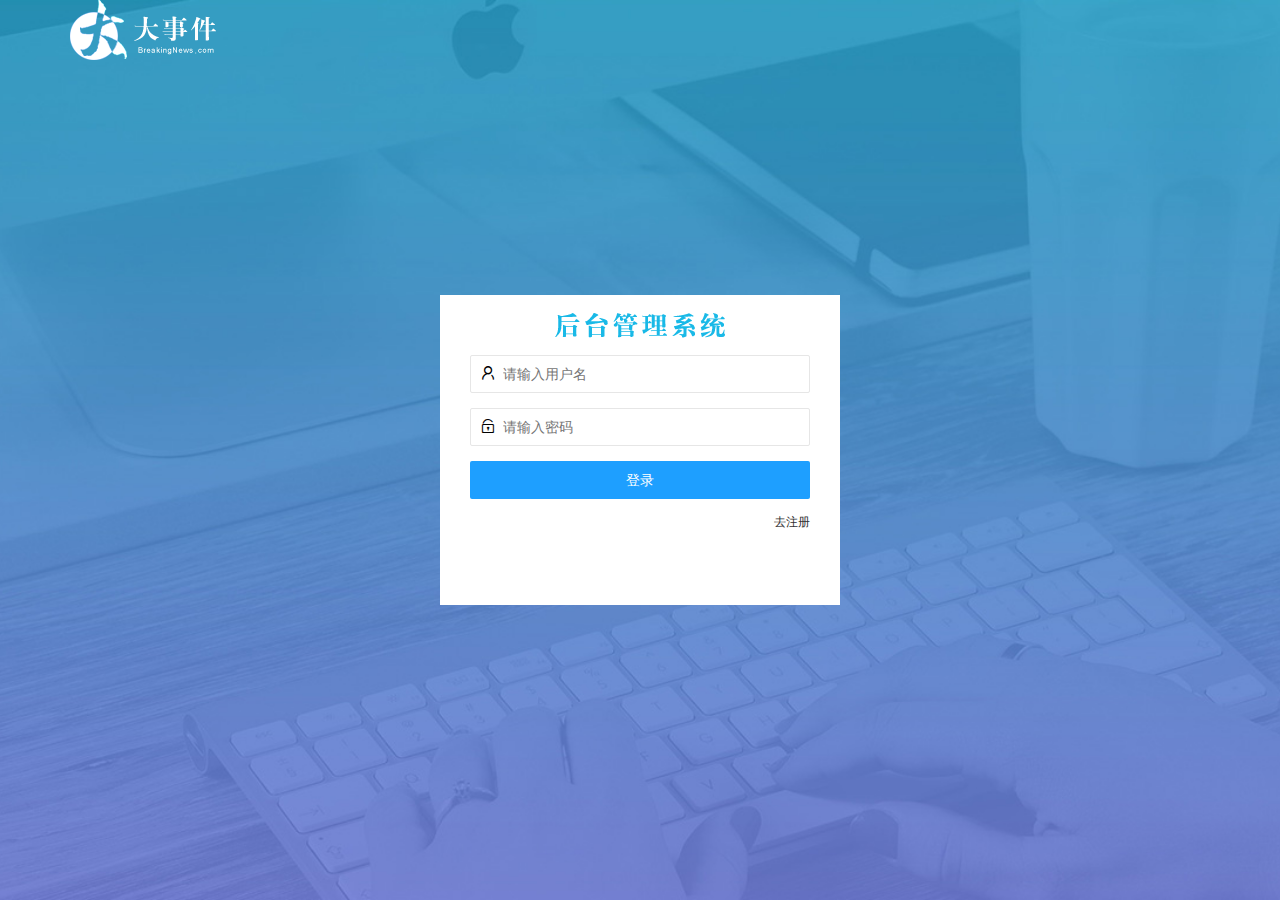
<file: login.html>
<!DOCTYPE html>
<html lang="en">

<head>
    <meta charset="UTF-8">
    <meta name="viewport" content="width=device-width, initial-scale=1.0">
    <meta http-equiv="X-UA-Compatible" content="ie=edge">
    <link rel="stylesheet" href="./assets/css/login.css" />
    <link rel="stylesheet" href="./assets/lib/layui/css/layui.css" />
    <title>大事件登录界面</title>
</head>

<body>
    <!--头部的logo区域  -->
    <div class="layui-main">
        <img src="./assets/images/logo.png" />
    </div>

    <!-- 登录区域 -->
    <div class="loginAddRegBox">
        <div class="title-box"></div>
        <!-- 登录的div -->
        <div class="login-box">
            <!-- 登录的表单 -->
            <form class="layui-form" id="form_login">
                <!-- 用户名 -->
                <div class="layui-form-item">
                    <i class="layui-icon layui-icon-username"></i>
                    <input type="text" name="username" required lay-verify="required" placeholder="请输入用户名" autocomplete="off" class="layui-input" />
                </div>
                <!-- 密码 -->
                <div class="layui-form-item">
                    <i class="layui-icon layui-icon-password"></i>
                    <input type="password" name="password" required lay-verify="required|pwd" placeholder="请输入密码" autocomplete="off" class="layui-input" />
                </div>
                <!-- 登录按钮 -->
                <div class="layui-form-item">
                    <!-- 注意：表单提交按钮和普通按钮的区别，就是 lay-submit 属性 -->
                    <button class="layui-btn layui-btn-fluid layui-btn-normal" lay-submit>登录</button>
                </div>
                <div class="layui-form-item links">
                    <a href="javascript:;" id="link_reg">去注册</a>
                </div>
            </form>
        </div>

        <!-- 注册的div -->
        <div class="reg-box">
            <!-- z注册的表单 -->
            <form class="layui-form" id="form_reg">
                <!-- 用户名 -->
                <div class="layui-form-item">
                    <i class="layui-icon layui-icon-username"></i>
                    <input type="text" name="username" required lay-verify="required" placeholder="请输入用户名" autocomplete="off" class="layui-input" />
                </div>
                <!-- 密码 -->
                <div class="layui-form-item">
                    <i class="layui-icon layui-icon-password"></i>
                    <input type="password" name="password" required lay-verify="required|pwd" placeholder="请输入密码" autocomplete="off" class="layui-input" />
                </div>
                <!-- 确认密码 -->
                <div class="layui-form-item">
                    <i class="layui-icon layui-icon-password"></i>
                    <input type="password" name="repassword" required lay-verify="required|pwd|repwd" placeholder="请再次输入密码" autocomplete="off" class="layui-input" />
                </div>
                <!-- 登录按钮 -->
                <div class="layui-form-item">
                    <!-- 注意：表单提交按钮和普通按钮的区别，就是 lay-submit 属性 -->
                    <button class="layui-btn layui-btn-fluid layui-btn-normal" lay-submit>注册</button>
                </div>
                <div class="layui-form-item links">
                    <a href="javascript:;" id="link_login">去登录</a>
                </div>
            </form>

        </div>

    </div>

    <!-- 导入layui的js文件 -->
    <script src="./assets/lib/layui/layui.all.js"></script>

    <!-- 导入Jquery -->
    <script src="./assets/lib/jquery.js"></script>
    <!-- 导入baseApi.js文件自动拼接请求路径 -->
    <script src="assets/js/baseApi.js"></script>
    <!-- 导入我们自己的js -->
    <script src="./assets/js/login.js"></script>

</body>

</html>
</file>
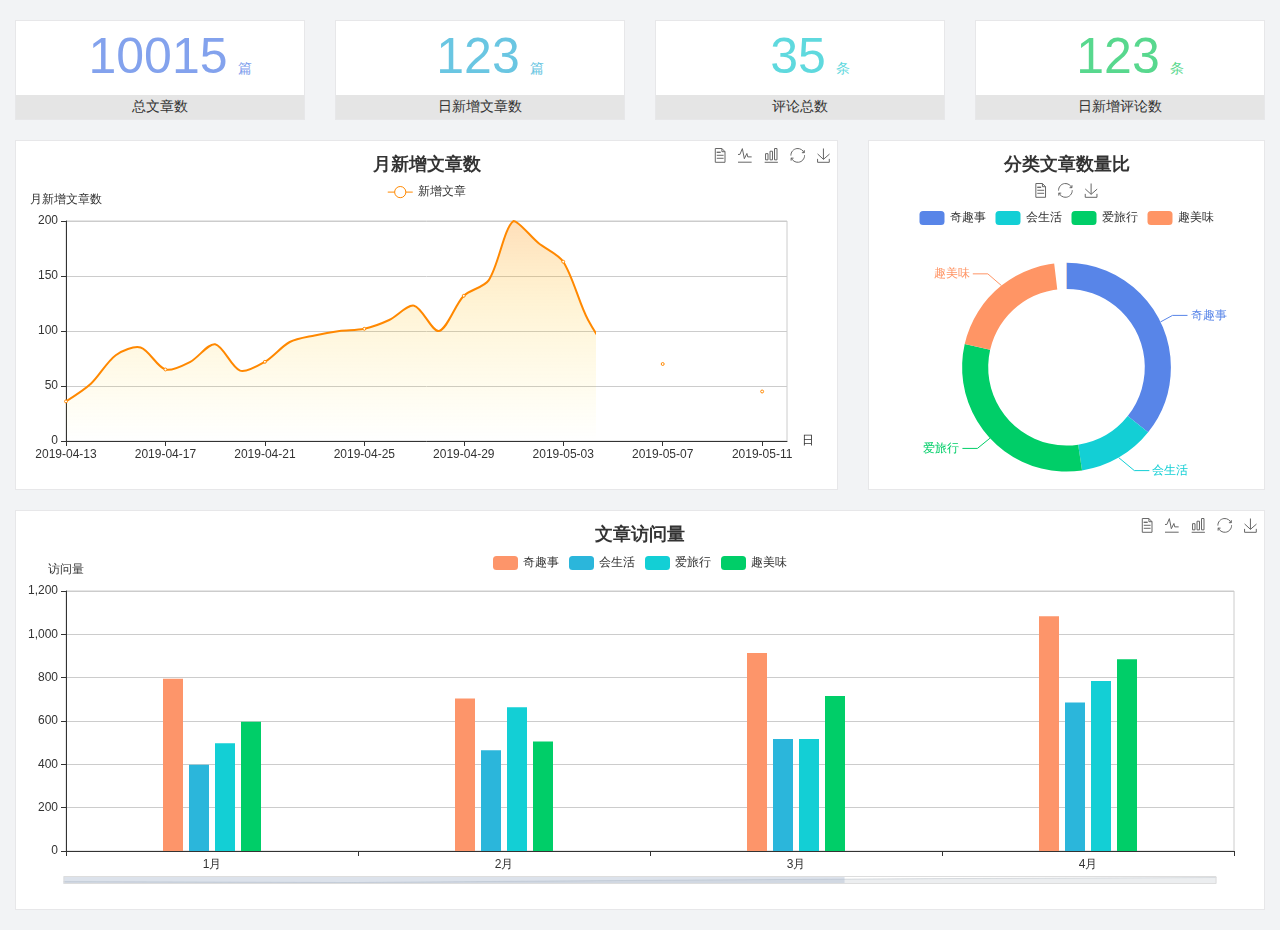
<file: home/dashboard.html>
<!DOCTYPE html>
<html lang="en">

<head>
  <meta charset="UTF-8">
  <meta name="viewport" content="width=device-width, initial-scale=1.0">
  <meta http-equiv="X-UA-Compatible" content="ie=edge">
  <title>图表统计</title>
  <link rel="stylesheet" href="../../assets/lib/bootstrap.css" />
  <link rel="stylesheet" href="../../assets/lib/main.css" />
  <script src="../../assets/lib/jquery.js"></script>
  <script type="text/javascript" src="../../assets/lib/echarts.min.js"></script>
</head>

<body>
  <div class="container-fluid">
    <div class="row spannel_list">
      <div class="col-sm-3 col-xs-6">
        <div class="spannel">
          <em>10015</em><span>篇</span>
          <b>总文章数</b>
        </div>
      </div>
      <div class="col-sm-3 col-xs-6">
        <div class="spannel scolor01">
          <em>123</em><span>篇</span>
          <b>日新增文章数</b>
        </div>
      </div>
      <div class="col-sm-3 col-xs-6">
        <div class="spannel scolor02">
          <em>35</em><span>条</span>
          <b>评论总数</b>
        </div>
      </div>
      <div class="col-sm-3 col-xs-6">
        <div class="spannel scolor03">
          <em>123</em><span>条</span>
          <b>日新增评论数</b>
        </div>
      </div>
    </div>
  </div>

  <div class="container-fluid">
    <div class="row curve-pie">
      <div class="col-lg-8 col-md-8">
        <div class="gragh_pannel" id="curve_show"></div>
      </div>
      <div class="col-lg-4 col-md-4">
        <div class="gragh_pannel" id="pie_show"></div>
      </div>
    </div>
  </div>

  <div class="container-fluid">
    <div class="column_pannel" id="column_show"></div>
  </div>

  <script>
    var oChart = echarts.init(document.getElementById('curve_show'));
    var aList_all = [
      { 'count': 36, 'date': '2019-04-13' },
      { 'count': 52, 'date': '2019-04-14' },
      { 'count': 78, 'date': '2019-04-15' },
      { 'count': 85, 'date': '2019-04-16' },
      { 'count': 65, 'date': '2019-04-17' },
      { 'count': 72, 'date': '2019-04-18' },
      { 'count': 88, 'date': '2019-04-19' },
      { 'count': 64, 'date': '2019-04-20' },
      { 'count': 72, 'date': '2019-04-21' },
      { 'count': 90, 'date': '2019-04-22' },
      { 'count': 96, 'date': '2019-04-23' },
      { 'count': 100, 'date': '2019-04-24' },
      { 'count': 102, 'date': '2019-04-25' },
      { 'count': 110, 'date': '2019-04-26' },
      { 'count': 123, 'date': '2019-04-27' },
      { 'count': 100, 'date': '2019-04-28' },
      { 'count': 132, 'date': '2019-04-29' },
      { 'count': 146, 'date': '2019-04-30' },
      { 'count': 200, 'date': '2019-05-01' },
      { 'count': 180, 'date': '2019-05-02' },
      { 'count': 163, 'date': '2019-05-03' },
      { 'count': 110, 'date': '2019-05-04' },
      { 'count': 80, 'date': '2019-05-05' },
      { 'count': 82, 'date': '2019-05-06' },
      { 'count': 70, 'date': '2019-05-07' },
      { 'count': 65, 'date': '2019-05-08' },
      { 'count': 54, 'date': '2019-05-09' },
      { 'count': 40, 'date': '2019-05-10' },
      { 'count': 45, 'date': '2019-05-11' },
      { 'count': 38, 'date': '2019-05-12' },
    ];

    let aCount = [];
    let aDate = [];

    for (var i = 0; i < aList_all.length; i++) {
      aCount.push(aList_all[i].count);
      aDate.push(aList_all[i].date);
    }

    var chartopt = {
      title: {
        text: '月新增文章数',
        left: 'center',
        top: '10'
      },
      tooltip: {
        trigger: 'axis'
      },
      legend: {
        data: ['新增文章'],
        top: '40'
      },
      toolbox: {
        show: true,
        feature: {
          mark: { show: true },
          dataView: { show: true, readOnly: false },
          magicType: { show: true, type: ['line', 'bar'] },
          restore: { show: true },
          saveAsImage: { show: true }
        }
      },
      calculable: true,
      xAxis: [
        {
          name: '日',
          type: 'category',
          boundaryGap: false,
          data: aDate
        }
      ],
      yAxis: [
        {
          name: '月新增文章数',
          type: 'value'
        }
      ],
      series: [
        {
          name: '新增文章',
          type: 'line',
          smooth: true,
          itemStyle: { normal: { areaStyle: { type: 'default' }, color: '#f80' }, lineStyle: { color: '#f80' } },
          data: aCount
        }],
      areaStyle: {
        normal: {
          color: new echarts.graphic.LinearGradient(0, 0, 0, 1, [{
            offset: 0,
            color: 'rgba(255,136,0,0.39)'
          }, {
            offset: .34,
            color: 'rgba(255,180,0,0.25)'
          }, {
            offset: 1,
            color: 'rgba(255,222,0,0.00)'
          }])

        }
      },
      grid: {
        show: true,
        x: 50,
        x2: 50,
        y: 80,
        height: 220
      }
    };

    oChart.setOption(chartopt);


    var oPie = echarts.init(document.getElementById('pie_show'));
    var oPieopt =
    {
      title: {
        top: 10,
        text: '分类文章数量比',
        x: 'center'
      },
      tooltip: {
        trigger: 'item',
        formatter: "{a} <br/>{b} : {c} ({d}%)"
      },
      color: ['#5885e8', '#13cfd5', '#00ce68', '#ff9565'],
      legend: {
        x: 'center',
        top: 65,
        data: ['奇趣事', '会生活', '爱旅行', '趣美味']
      },
      toolbox: {
        show: true,
        x: 'center',
        top: 35,
        feature: {
          mark: { show: true },
          dataView: { show: true, readOnly: false },
          magicType: {
            show: true,
            type: ['pie', 'funnel'],
            option: {
              funnel: {
                x: '25%',
                width: '50%',
                funnelAlign: 'left',
                max: 1548
              }
            }
          },
          restore: { show: true },
          saveAsImage: { show: true }
        }
      },
      calculable: true,
      series: [
        {
          name: '访问来源',
          type: 'pie',
          radius: ['45%', '60%'],
          center: ['50%', '65%'],
          data: [
            { value: 300, name: '奇趣事' },
            { value: 100, name: '会生活' },
            { value: 260, name: '爱旅行' },
            { value: 180, name: '趣美味' }
          ]
        }
      ]
    };
    oPie.setOption(oPieopt);



    var oColumn = this.echarts.init(document.getElementById('column_show'));
    var oColumnopt =
    {
      title: {
        text: '文章访问量',
        left: 'center',
        top: '10'
      },
      tooltip: {
        trigger: 'axis'
      },
      legend: {
        data: ['奇趣事', '会生活', '爱旅行', '趣美味'],
        top: '40'
      },
      toolbox: {
        show: true,
        feature: {
          mark: { show: true },
          dataView: { show: true, readOnly: false },
          magicType: { show: true, type: ['line', 'bar'] },
          restore: { show: true },
          saveAsImage: { show: true }
        }
      },
      calculable: true,
      xAxis: [
        {
          type: 'category',
          data: ['1月', '2月', '3月', '4月', '5月']
        }
      ],
      yAxis: [
        {
          name: '访问量',
          type: 'value'
        }
      ],
      series: [
        {
          name: '奇趣事',
          type: 'bar',
          barWidth: 20,
          itemStyle: {
            normal: { areaStyle: { type: 'default' }, color: '#fd956a' }
          },
          data: [800, 708, 920, 1090, 1200]
        },
        {
          name: '会生活',
          type: 'bar',
          barWidth: 20,
          itemStyle: {
            normal: { areaStyle: { type: 'default' }, color: '#2bb6db' }
          },
          data: [400, 468, 520, 690, 800]
        },
        {
          name: '爱旅行',
          type: 'bar',
          barWidth: 20,
          itemStyle: {
            normal: { areaStyle: { type: 'default' }, color: '#13cfd5' }
          },
          data: [500, 668, 520, 790, 900]
        },
        {
          name: '趣美味',
          type: 'bar',
          barWidth: 20,
          itemStyle: {
            normal: { areaStyle: { type: 'default' }, color: '#00ce68' }
          },
          data: [600, 508, 720, 890, 1000]
        }
      ],
      grid: {
        show: true,
        x: 50,
        x2: 30,
        y: 80,
        height: 260
      },
      dataZoom: [//给x轴设置滚动条
        {
          start: 0,//默认为0
          end: 100 - 1000 / 31,//默认为100
          type: 'slider',
          show: true,
          xAxisIndex: [0],
          handleSize: 0,//滑动条的 左右2个滑动条的大小
          height: 8,//组件高度
          left: 45, //左边的距离
          right: 50,//右边的距离
          bottom: 26,//右边的距离
          handleColor: '#ddd',//h滑动图标的颜色
          handleStyle: {
            borderColor: "#cacaca",
            borderWidth: "1",
            shadowBlur: 2,
            background: "#ddd",
            shadowColor: "#ddd",
          }
        }]
    };
    oColumn.setOption(oColumnopt);
  </script>
</body>

</html>
</file>
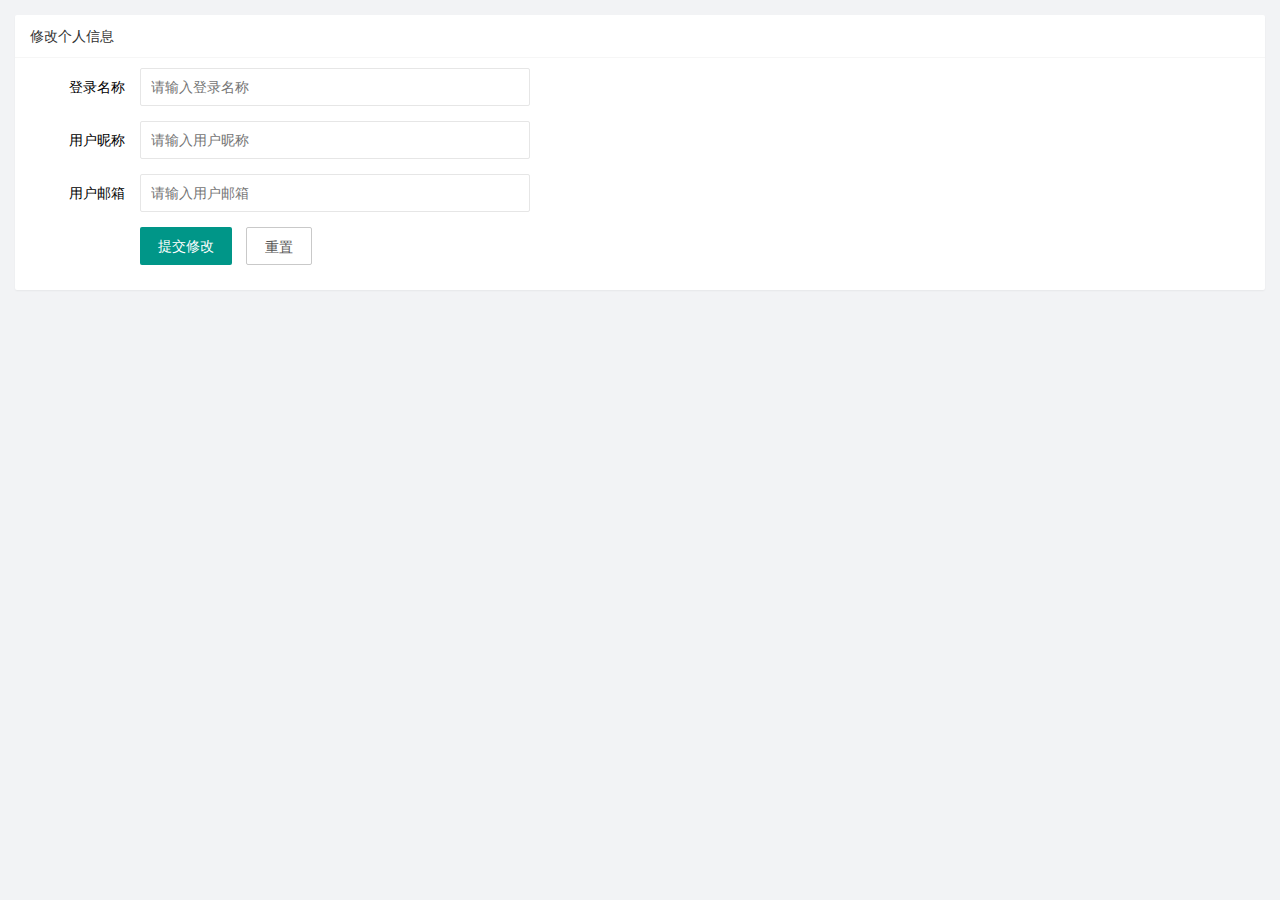
<file: user/user_info.html>
<!DOCTYPE html>
<html lang="en">

<head>
    <meta charset="UTF-8">
    <meta name="viewport" content="width=device-width, initial-scale=1.0">
    <meta http-equiv="X-UA-Compatible" content="ie=edge">
    <title>Document</title>
    <!-- 导入layui的样式 -->
    <link rel="stylesheet" href="/assets/lib/layui/css/layui.css" />
    <!-- 导入自己的样式 -->
    <link rel="stylesheet" href="/assets/css/user/user_info.css" />
</head>

<body>
    <!-- 卡片区域 -->
    <div class="layui-card">
        <div class="layui-card-header">修改个人信息</div>
        <div class="layui-card-body">
            <!-- form 表单区域 -->
            <form class="layui-form" lay-filter="formUserInfo">
                <!-- 这是隐藏域 -->
                <input type="hidden" name="id" value="" />
                <div class="layui-form-item">
                    <label class="layui-form-label">登录名称</label>
                    <div class="layui-input-block">
                        <input type="text" name="username" required lay-verify="required" placeholder="请输入登录名称" autocomplete="off" class="layui-input" readonly />
                    </div>
                </div>
                <div class="layui-form-item">
                    <label class="layui-form-label">用户昵称</label>
                    <div class="layui-input-block">
                        <input type="text" name="nickname" required lay-verify="required|nickname" placeholder="请输入用户昵称" autocomplete="off" class="layui-input" />
                    </div>
                </div>
                <div class="layui-form-item">
                    <label class="layui-form-label">用户邮箱</label>
                    <div class="layui-input-block">
                        <input type="text" name="email" required lay-verify="required|email" placeholder="请输入用户邮箱" autocomplete="off" class="layui-input" />
                    </div>
                </div>
                <div class="layui-form-item">
                    <div class="layui-input-block">
                        <button class="layui-btn" lay-submit lay-filter="formDemo">提交修改</button>
                        <button type="reset" class="layui-btn layui-btn-primary" id="btnReset">重置</button>
                    </div>
                </div>
            </form>
        </div>
    </div>

    <!-- 导入layui的js -->
    <script src="/assets/lib/layui/layui.all.js"></script>
    <!-- 导入Jquery的js -->
    <script src="/assets/lib/jquery.js"></script>
    <!-- 导入baseApi.js -->
    <script src="/assets/js/baseApi.js"></script>
    <!-- 导入自己的js -->
    <script src="/assets/js/user/user_info.js"></script>

</body>

</html>
</file>
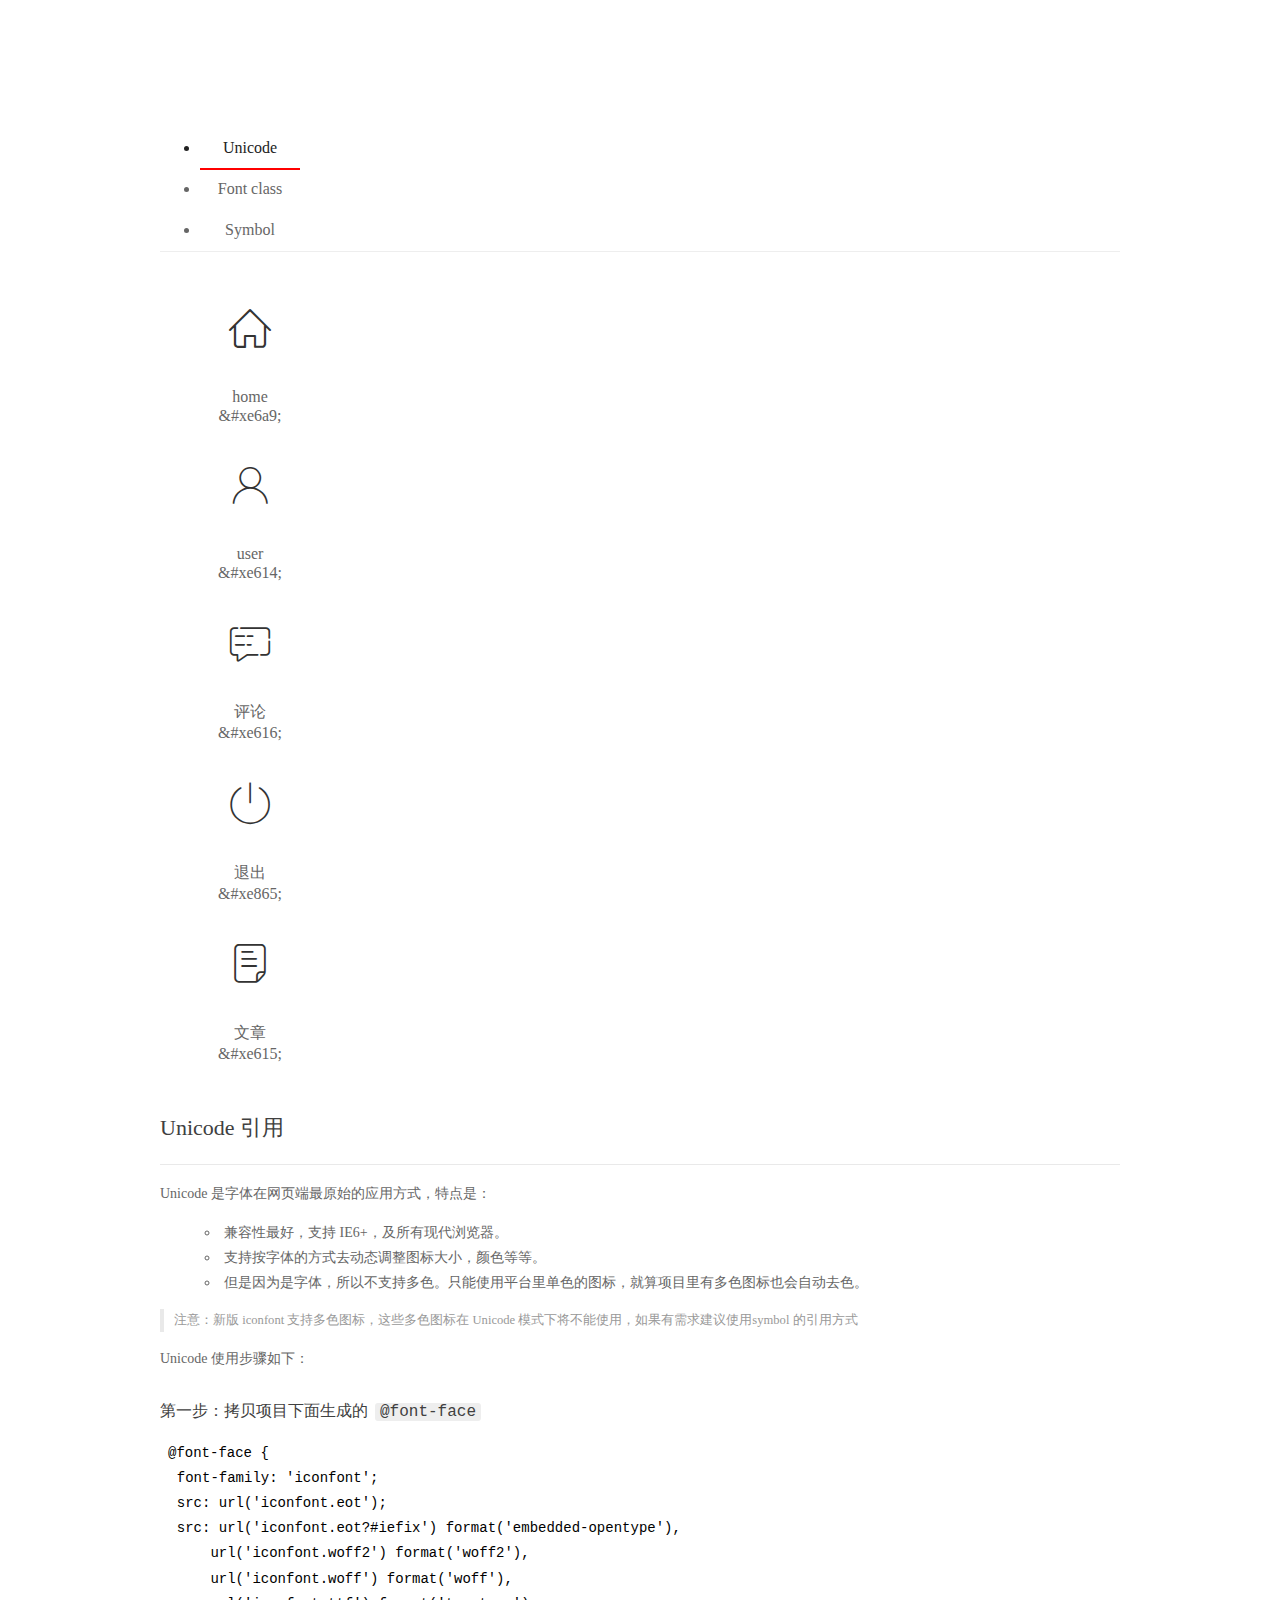
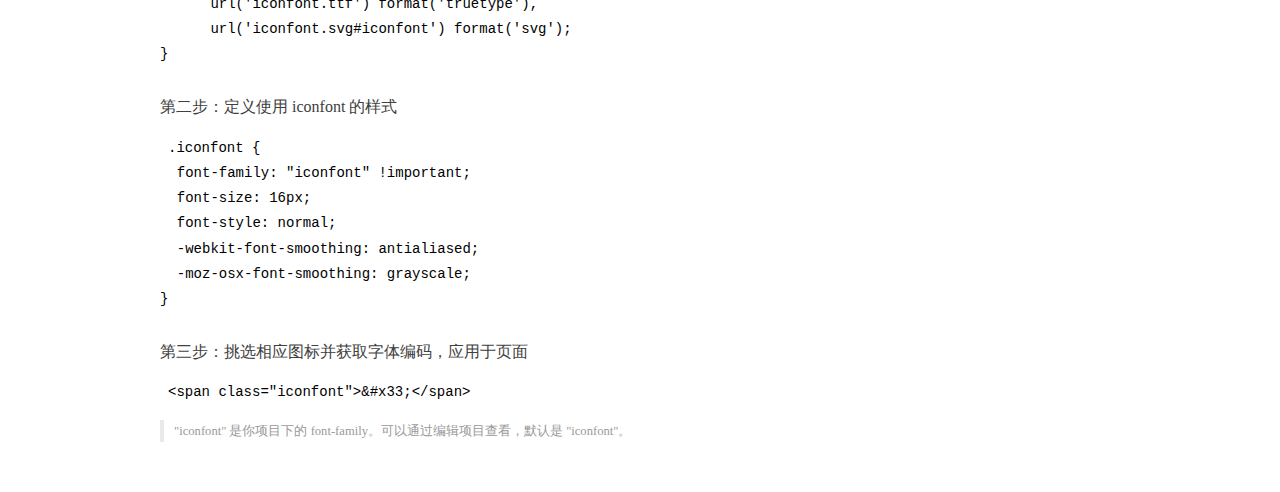
<file: assets/fonts/demo_index.html>
<!DOCTYPE html>
<html>
<head>
  <meta charset="utf-8"/>
  <title>IconFont Demo</title>
  <link rel="shortcut icon" href="https://gtms04.alicdn.com/tps/i4/TB1_oz6GVXXXXaFXpXXJDFnIXXX-64-64.ico" type="image/x-icon"/>
  <link rel="stylesheet" href="https://g.alicdn.com/thx/cube/1.3.2/cube.min.css">
  <link rel="stylesheet" href="demo.css">
  <link rel="stylesheet" href="iconfont.css">
  <script src="iconfont.js"></script>
  <!-- jQuery -->
  <script src="https://a1.alicdn.com/oss/uploads/2018/12/26/7bfddb60-08e8-11e9-9b04-53e73bb6408b.js"></script>
  <!-- 代码高亮 -->
  <script src="https://a1.alicdn.com/oss/uploads/2018/12/26/a3f714d0-08e6-11e9-8a15-ebf944d7534c.js"></script>
</head>
<body>
  <div class="main">
    <h1 class="logo"><a href="https://www.iconfont.cn/" title="iconfont 首页" target="_blank">&#xe86b;</a></h1>
    <div class="nav-tabs">
      <ul id="tabs" class="dib-box">
        <li class="dib active"><span>Unicode</span></li>
        <li class="dib"><span>Font class</span></li>
        <li class="dib"><span>Symbol</span></li>
      </ul>
      
    </div>
    <div class="tab-container">
      <div class="content unicode" style="display: block;">
          <ul class="icon_lists dib-box">
          
            <li class="dib">
              <span class="icon iconfont">&#xe6a9;</span>
                <div class="name">home</div>
                <div class="code-name">&amp;#xe6a9;</div>
              </li>
          
            <li class="dib">
              <span class="icon iconfont">&#xe614;</span>
                <div class="name">user</div>
                <div class="code-name">&amp;#xe614;</div>
              </li>
          
            <li class="dib">
              <span class="icon iconfont">&#xe616;</span>
                <div class="name">评论</div>
                <div class="code-name">&amp;#xe616;</div>
              </li>
          
            <li class="dib">
              <span class="icon iconfont">&#xe865;</span>
                <div class="name">退出</div>
                <div class="code-name">&amp;#xe865;</div>
              </li>
          
            <li class="dib">
              <span class="icon iconfont">&#xe615;</span>
                <div class="name">文章</div>
                <div class="code-name">&amp;#xe615;</div>
              </li>
          
          </ul>
          <div class="article markdown">
          <h2 id="unicode-">Unicode 引用</h2>
          <hr>

          <p>Unicode 是字体在网页端最原始的应用方式，特点是：</p>
          <ul>
            <li>兼容性最好，支持 IE6+，及所有现代浏览器。</li>
            <li>支持按字体的方式去动态调整图标大小，颜色等等。</li>
            <li>但是因为是字体，所以不支持多色。只能使用平台里单色的图标，就算项目里有多色图标也会自动去色。</li>
          </ul>
          <blockquote>
            <p>注意：新版 iconfont 支持多色图标，这些多色图标在 Unicode 模式下将不能使用，如果有需求建议使用symbol 的引用方式</p>
          </blockquote>
          <p>Unicode 使用步骤如下：</p>
          <h3 id="-font-face">第一步：拷贝项目下面生成的 <code>@font-face</code></h3>
<pre><code class="language-css"
>@font-face {
  font-family: 'iconfont';
  src: url('iconfont.eot');
  src: url('iconfont.eot?#iefix') format('embedded-opentype'),
      url('iconfont.woff2') format('woff2'),
      url('iconfont.woff') format('woff'),
      url('iconfont.ttf') format('truetype'),
      url('iconfont.svg#iconfont') format('svg');
}
</code></pre>
          <h3 id="-iconfont-">第二步：定义使用 iconfont 的样式</h3>
<pre><code class="language-css"
>.iconfont {
  font-family: "iconfont" !important;
  font-size: 16px;
  font-style: normal;
  -webkit-font-smoothing: antialiased;
  -moz-osx-font-smoothing: grayscale;
}
</code></pre>
          <h3 id="-">第三步：挑选相应图标并获取字体编码，应用于页面</h3>
<pre>
<code class="language-html"
>&lt;span class="iconfont"&gt;&amp;#x33;&lt;/span&gt;
</code></pre>
          <blockquote>
            <p>"iconfont" 是你项目下的 font-family。可以通过编辑项目查看，默认是 "iconfont"。</p>
          </blockquote>
          </div>
      </div>
      <div class="content font-class">
        <ul class="icon_lists dib-box">
          
          <li class="dib">
            <span class="icon iconfont icon-home"></span>
            <div class="name">
              home
            </div>
            <div class="code-name">.icon-home
            </div>
          </li>
          
          <li class="dib">
            <span class="icon iconfont icon-user"></span>
            <div class="name">
              user
            </div>
            <div class="code-name">.icon-user
            </div>
          </li>
          
          <li class="dib">
            <span class="icon iconfont icon-pinglun"></span>
            <div class="name">
              评论
            </div>
            <div class="code-name">.icon-pinglun
            </div>
          </li>
          
          <li class="dib">
            <span class="icon iconfont icon-tuichu"></span>
            <div class="name">
              退出
            </div>
            <div class="code-name">.icon-tuichu
            </div>
          </li>
          
          <li class="dib">
            <span class="icon iconfont icon-16"></span>
            <div class="name">
              文章
            </div>
            <div class="code-name">.icon-16
            </div>
          </li>
          
        </ul>
        <div class="article markdown">
        <h2 id="font-class-">font-class 引用</h2>
        <hr>

        <p>font-class 是 Unicode 使用方式的一种变种，主要是解决 Unicode 书写不直观，语意不明确的问题。</p>
        <p>与 Unicode 使用方式相比，具有如下特点：</p>
        <ul>
          <li>兼容性良好，支持 IE8+，及所有现代浏览器。</li>
          <li>相比于 Unicode 语意明确，书写更直观。可以很容易分辨这个 icon 是什么。</li>
          <li>因为使用 class 来定义图标，所以当要替换图标时，只需要修改 class 里面的 Unicode 引用。</li>
          <li>不过因为本质上还是使用的字体，所以多色图标还是不支持的。</li>
        </ul>
        <p>使用步骤如下：</p>
        <h3 id="-fontclass-">第一步：引入项目下面生成的 fontclass 代码：</h3>
<pre><code class="language-html">&lt;link rel="stylesheet" href="./iconfont.css"&gt;
</code></pre>
        <h3 id="-">第二步：挑选相应图标并获取类名，应用于页面：</h3>
<pre><code class="language-html">&lt;span class="iconfont icon-xxx"&gt;&lt;/span&gt;
</code></pre>
        <blockquote>
          <p>"
            iconfont" 是你项目下的 font-family。可以通过编辑项目查看，默认是 "iconfont"。</p>
        </blockquote>
      </div>
      </div>
      <div class="content symbol">
          <ul class="icon_lists dib-box">
          
            <li class="dib">
                <svg class="icon svg-icon" aria-hidden="true">
                  <use xlink:href="#icon-home"></use>
                </svg>
                <div class="name">home</div>
                <div class="code-name">#icon-home</div>
            </li>
          
            <li class="dib">
                <svg class="icon svg-icon" aria-hidden="true">
                  <use xlink:href="#icon-user"></use>
                </svg>
                <div class="name">user</div>
                <div class="code-name">#icon-user</div>
            </li>
          
            <li class="dib">
                <svg class="icon svg-icon" aria-hidden="true">
                  <use xlink:href="#icon-pinglun"></use>
                </svg>
                <div class="name">评论</div>
                <div class="code-name">#icon-pinglun</div>
            </li>
          
            <li class="dib">
                <svg class="icon svg-icon" aria-hidden="true">
                  <use xlink:href="#icon-tuichu"></use>
                </svg>
                <div class="name">退出</div>
                <div class="code-name">#icon-tuichu</div>
            </li>
          
            <li class="dib">
                <svg class="icon svg-icon" aria-hidden="true">
                  <use xlink:href="#icon-16"></use>
                </svg>
                <div class="name">文章</div>
                <div class="code-name">#icon-16</div>
            </li>
          
          </ul>
          <div class="article markdown">
          <h2 id="symbol-">Symbol 引用</h2>
          <hr>

          <p>这是一种全新的使用方式，应该说这才是未来的主流，也是平台目前推荐的用法。相关介绍可以参考这篇<a href="">文章</a>
            这种用法其实是做了一个 SVG 的集合，与另外两种相比具有如下特点：</p>
          <ul>
            <li>支持多色图标了，不再受单色限制。</li>
            <li>通过一些技巧，支持像字体那样，通过 <code>font-size</code>, <code>color</code> 来调整样式。</li>
            <li>兼容性较差，支持 IE9+，及现代浏览器。</li>
            <li>浏览器渲染 SVG 的性能一般，还不如 png。</li>
          </ul>
          <p>使用步骤如下：</p>
          <h3 id="-symbol-">第一步：引入项目下面生成的 symbol 代码：</h3>
<pre><code class="language-html">&lt;script src="./iconfont.js"&gt;&lt;/script&gt;
</code></pre>
          <h3 id="-css-">第二步：加入通用 CSS 代码（引入一次就行）：</h3>
<pre><code class="language-html">&lt;style&gt;
.icon {
  width: 1em;
  height: 1em;
  vertical-align: -0.15em;
  fill: currentColor;
  overflow: hidden;
}
&lt;/style&gt;
</code></pre>
          <h3 id="-">第三步：挑选相应图标并获取类名，应用于页面：</h3>
<pre><code class="language-html">&lt;svg class="icon" aria-hidden="true"&gt;
  &lt;use xlink:href="#icon-xxx"&gt;&lt;/use&gt;
&lt;/svg&gt;
</code></pre>
          </div>
      </div>

    </div>
  </div>
  <script>
  $(document).ready(function () {
      $('.tab-container .content:first').show()

      $('#tabs li').click(function (e) {
        var tabContent = $('.tab-container .content')
        var index = $(this).index()

        if ($(this).hasClass('active')) {
          return
        } else {
          $('#tabs li').removeClass('active')
          $(this).addClass('active')

          tabContent.hide().eq(index).fadeIn()
        }
      })
    })
  </script>
</body>
</html>
</file>
<file: assets/css/login.css>
html,
body {
    margin: 0px;
    padding: 0px;
    height: 100%;
    width: 100%;
    background: url(../images/login_bg.jpg) no-repeat center;
    background-size: cover;
}

.loginAddRegBox {
    width: 400px;
    height: 310px;
    background-color: #fff;
    position: absolute;
    left: 50%;
    top: 50%;
    transform: translate(-50%, -50%);
}

.title-box {
    height: 60px;
    background: url("../images/login_title.png") no-repeat center;
}

.reg-box {
    display: none;
}

.layui-form {
    padding: 0 30px;
}

.links {
    display: flex;
    justify-content: flex-end;
}

.links a {
    font-size: 12px;
}

.layui-form-item {
    position: relative;
}

.layui-icon {
    position: absolute;
    left: 10px;
    top: 10px;
}

.layui-form .layui-input {
    padding-left: 32px;
}
</file>
<file: assets/lib/layui/css/layui.css>
/** layui-v2.5.5 MIT License By https://www.layui.com */
 .layui-inline,img{display:inline-block;vertical-align:middle}h1,h2,h3,h4,h5,h6{font-weight:400}.layui-edge,.layui-header,.layui-inline,.layui-main{position:relative}.layui-body,.layui-edge,.layui-elip{overflow:hidden}.layui-btn,.layui-edge,.layui-inline,img{vertical-align:middle}.layui-btn,.layui-disabled,.layui-icon,.layui-unselect{-moz-user-select:none;-webkit-user-select:none;-ms-user-select:none}.layui-elip,.layui-form-checkbox span,.layui-form-pane .layui-form-label{text-overflow:ellipsis;white-space:nowrap}.layui-breadcrumb,.layui-tree-btnGroup{visibility:hidden}blockquote,body,button,dd,div,dl,dt,form,h1,h2,h3,h4,h5,h6,input,li,ol,p,pre,td,textarea,th,ul{margin:0;padding:0;-webkit-tap-highlight-color:rgba(0,0,0,0)}a:active,a:hover{outline:0}img{border:none}li{list-style:none}table{border-collapse:collapse;border-spacing:0}h4,h5,h6{font-size:100%}button,input,optgroup,option,select,textarea{font-family:inherit;font-size:inherit;font-style:inherit;font-weight:inherit;outline:0}pre{white-space:pre-wrap;white-space:-moz-pre-wrap;white-space:-pre-wrap;white-space:-o-pre-wrap;word-wrap:break-word}body{line-height:24px;font:14px Helvetica Neue,Helvetica,PingFang SC,Tahoma,Arial,sans-serif}hr{height:1px;margin:10px 0;border:0;clear:both}a{color:#333;text-decoration:none}a:hover{color:#777}a cite{font-style:normal;*cursor:pointer}.layui-border-box,.layui-border-box *{box-sizing:border-box}.layui-box,.layui-box *{box-sizing:content-box}.layui-clear{clear:both;*zoom:1}.layui-clear:after{content:'\20';clear:both;*zoom:1;display:block;height:0}.layui-inline{*display:inline;*zoom:1}.layui-edge{display:inline-block;width:0;height:0;border-width:6px;border-style:dashed;border-color:transparent}.layui-edge-top{top:-4px;border-bottom-color:#999;border-bottom-style:solid}.layui-edge-right{border-left-color:#999;border-left-style:solid}.layui-edge-bottom{top:2px;border-top-color:#999;border-top-style:solid}.layui-edge-left{border-right-color:#999;border-right-style:solid}.layui-disabled,.layui-disabled:hover{color:#d2d2d2!important;cursor:not-allowed!important}.layui-circle{border-radius:100%}.layui-show{display:block!important}.layui-hide{display:none!important}@font-face{font-family:layui-icon;src:url(../font/iconfont.eot?v=250);src:url(../font/iconfont.eot?v=250#iefix) format('embedded-opentype'),url(../font/iconfont.woff2?v=250) format('woff2'),url(../font/iconfont.woff?v=250) format('woff'),url(../font/iconfont.ttf?v=250) format('truetype'),url(../font/iconfont.svg?v=250#layui-icon) format('svg')}.layui-icon{font-family:layui-icon!important;font-size:16px;font-style:normal;-webkit-font-smoothing:antialiased;-moz-osx-font-smoothing:grayscale}.layui-icon-reply-fill:before{content:"\e611"}.layui-icon-set-fill:before{content:"\e614"}.layui-icon-menu-fill:before{content:"\e60f"}.layui-icon-search:before{content:"\e615"}.layui-icon-share:before{content:"\e641"}.layui-icon-set-sm:before{content:"\e620"}.layui-icon-engine:before{content:"\e628"}.layui-icon-close:before{content:"\1006"}.layui-icon-close-fill:before{content:"\1007"}.layui-icon-chart-screen:before{content:"\e629"}.layui-icon-star:before{content:"\e600"}.layui-icon-circle-dot:before{content:"\e617"}.layui-icon-chat:before{content:"\e606"}.layui-icon-release:before{content:"\e609"}.layui-icon-list:before{content:"\e60a"}.layui-icon-chart:before{content:"\e62c"}.layui-icon-ok-circle:before{content:"\1005"}.layui-icon-layim-theme:before{content:"\e61b"}.layui-icon-table:before{content:"\e62d"}.layui-icon-right:before{content:"\e602"}.layui-icon-left:before{content:"\e603"}.layui-icon-cart-simple:before{content:"\e698"}.layui-icon-face-cry:before{content:"\e69c"}.layui-icon-face-smile:before{content:"\e6af"}.layui-icon-survey:before{content:"\e6b2"}.layui-icon-tree:before{content:"\e62e"}.layui-icon-upload-circle:before{content:"\e62f"}.layui-icon-add-circle:before{content:"\e61f"}.layui-icon-download-circle:before{content:"\e601"}.layui-icon-templeate-1:before{content:"\e630"}.layui-icon-util:before{content:"\e631"}.layui-icon-face-surprised:before{content:"\e664"}.layui-icon-edit:before{content:"\e642"}.layui-icon-speaker:before{content:"\e645"}.layui-icon-down:before{content:"\e61a"}.layui-icon-file:before{content:"\e621"}.layui-icon-layouts:before{content:"\e632"}.layui-icon-rate-half:before{content:"\e6c9"}.layui-icon-add-circle-fine:before{content:"\e608"}.layui-icon-prev-circle:before{content:"\e633"}.layui-icon-read:before{content:"\e705"}.layui-icon-404:before{content:"\e61c"}.layui-icon-carousel:before{content:"\e634"}.layui-icon-help:before{content:"\e607"}.layui-icon-code-circle:before{content:"\e635"}.layui-icon-water:before{content:"\e636"}.layui-icon-username:before{content:"\e66f"}.layui-icon-find-fill:before{content:"\e670"}.layui-icon-about:before{content:"\e60b"}.layui-icon-location:before{content:"\e715"}.layui-icon-up:before{content:"\e619"}.layui-icon-pause:before{content:"\e651"}.layui-icon-date:before{content:"\e637"}.layui-icon-layim-uploadfile:before{content:"\e61d"}.layui-icon-delete:before{content:"\e640"}.layui-icon-play:before{content:"\e652"}.layui-icon-top:before{content:"\e604"}.layui-icon-friends:before{content:"\e612"}.layui-icon-refresh-3:before{content:"\e9aa"}.layui-icon-ok:before{content:"\e605"}.layui-icon-layer:before{content:"\e638"}.layui-icon-face-smile-fine:before{content:"\e60c"}.layui-icon-dollar:before{content:"\e659"}.layui-icon-group:before{content:"\e613"}.layui-icon-layim-download:before{content:"\e61e"}.layui-icon-picture-fine:before{content:"\e60d"}.layui-icon-link:before{content:"\e64c"}.layui-icon-diamond:before{content:"\e735"}.layui-icon-log:before{content:"\e60e"}.layui-icon-rate-solid:before{content:"\e67a"}.layui-icon-fonts-del:before{content:"\e64f"}.layui-icon-unlink:before{content:"\e64d"}.layui-icon-fonts-clear:before{content:"\e639"}.layui-icon-triangle-r:before{content:"\e623"}.layui-icon-circle:before{content:"\e63f"}.layui-icon-radio:before{content:"\e643"}.layui-icon-align-center:before{content:"\e647"}.layui-icon-align-right:before{content:"\e648"}.layui-icon-align-left:before{content:"\e649"}.layui-icon-loading-1:before{content:"\e63e"}.layui-icon-return:before{content:"\e65c"}.layui-icon-fonts-strong:before{content:"\e62b"}.layui-icon-upload:before{content:"\e67c"}.layui-icon-dialogue:before{content:"\e63a"}.layui-icon-video:before{content:"\e6ed"}.layui-icon-headset:before{content:"\e6fc"}.layui-icon-cellphone-fine:before{content:"\e63b"}.layui-icon-add-1:before{content:"\e654"}.layui-icon-face-smile-b:before{content:"\e650"}.layui-icon-fonts-html:before{content:"\e64b"}.layui-icon-form:before{content:"\e63c"}.layui-icon-cart:before{content:"\e657"}.layui-icon-camera-fill:before{content:"\e65d"}.layui-icon-tabs:before{content:"\e62a"}.layui-icon-fonts-code:before{content:"\e64e"}.layui-icon-fire:before{content:"\e756"}.layui-icon-set:before{content:"\e716"}.layui-icon-fonts-u:before{content:"\e646"}.layui-icon-triangle-d:before{content:"\e625"}.layui-icon-tips:before{content:"\e702"}.layui-icon-picture:before{content:"\e64a"}.layui-icon-more-vertical:before{content:"\e671"}.layui-icon-flag:before{content:"\e66c"}.layui-icon-loading:before{content:"\e63d"}.layui-icon-fonts-i:before{content:"\e644"}.layui-icon-refresh-1:before{content:"\e666"}.layui-icon-rmb:before{content:"\e65e"}.layui-icon-home:before{content:"\e68e"}.layui-icon-user:before{content:"\e770"}.layui-icon-notice:before{content:"\e667"}.layui-icon-login-weibo:before{content:"\e675"}.layui-icon-voice:before{content:"\e688"}.layui-icon-upload-drag:before{content:"\e681"}.layui-icon-login-qq:before{content:"\e676"}.layui-icon-snowflake:before{content:"\e6b1"}.layui-icon-file-b:before{content:"\e655"}.layui-icon-template:before{content:"\e663"}.layui-icon-auz:before{content:"\e672"}.layui-icon-console:before{content:"\e665"}.layui-icon-app:before{content:"\e653"}.layui-icon-prev:before{content:"\e65a"}.layui-icon-website:before{content:"\e7ae"}.layui-icon-next:before{content:"\e65b"}.layui-icon-component:before{content:"\e857"}.layui-icon-more:before{content:"\e65f"}.layui-icon-login-wechat:before{content:"\e677"}.layui-icon-shrink-right:before{content:"\e668"}.layui-icon-spread-left:before{content:"\e66b"}.layui-icon-camera:before{content:"\e660"}.layui-icon-note:before{content:"\e66e"}.layui-icon-refresh:before{content:"\e669"}.layui-icon-female:before{content:"\e661"}.layui-icon-male:before{content:"\e662"}.layui-icon-password:before{content:"\e673"}.layui-icon-senior:before{content:"\e674"}.layui-icon-theme:before{content:"\e66a"}.layui-icon-tread:before{content:"\e6c5"}.layui-icon-praise:before{content:"\e6c6"}.layui-icon-star-fill:before{content:"\e658"}.layui-icon-rate:before{content:"\e67b"}.layui-icon-template-1:before{content:"\e656"}.layui-icon-vercode:before{content:"\e679"}.layui-icon-cellphone:before{content:"\e678"}.layui-icon-screen-full:before{content:"\e622"}.layui-icon-screen-restore:before{content:"\e758"}.layui-icon-cols:before{content:"\e610"}.layui-icon-export:before{content:"\e67d"}.layui-icon-print:before{content:"\e66d"}.layui-icon-slider:before{content:"\e714"}.layui-icon-addition:before{content:"\e624"}.layui-icon-subtraction:before{content:"\e67e"}.layui-icon-service:before{content:"\e626"}.layui-icon-transfer:before{content:"\e691"}.layui-main{width:1140px;margin:0 auto}.layui-header{z-index:1000;height:60px}.layui-header a:hover{transition:all .5s;-webkit-transition:all .5s}.layui-side{position:fixed;left:0;top:0;bottom:0;z-index:999;width:200px;overflow-x:hidden}.layui-side-scroll{position:relative;width:220px;height:100%;overflow-x:hidden}.layui-body{position:absolute;left:200px;right:0;top:0;bottom:0;z-index:998;width:auto;overflow-y:auto;box-sizing:border-box}.layui-layout-body{overflow:hidden}.layui-layout-admin .layui-header{background-color:#23262E}.layui-layout-admin .layui-side{top:60px;width:200px;overflow-x:hidden}.layui-layout-admin .layui-body{position:fixed;top:60px;bottom:44px}.layui-layout-admin .layui-main{width:auto;margin:0 15px}.layui-layout-admin .layui-footer{position:fixed;left:200px;right:0;bottom:0;height:44px;line-height:44px;padding:0 15px;background-color:#eee}.layui-layout-admin .layui-logo{position:absolute;left:0;top:0;width:200px;height:100%;line-height:60px;text-align:center;color:#009688;font-size:16px}.layui-layout-admin .layui-header .layui-nav{background:0 0}.layui-layout-left{position:absolute!important;left:200px;top:0}.layui-layout-right{position:absolute!important;right:0;top:0}.layui-container{position:relative;margin:0 auto;padding:0 15px;box-sizing:border-box}.layui-fluid{position:relative;margin:0 auto;padding:0 15px}.layui-row:after,.layui-row:before{content:'';display:block;clear:both}.layui-col-lg1,.layui-col-lg10,.layui-col-lg11,.layui-col-lg12,.layui-col-lg2,.layui-col-lg3,.layui-col-lg4,.layui-col-lg5,.layui-col-lg6,.layui-col-lg7,.layui-col-lg8,.layui-col-lg9,.layui-col-md1,.layui-col-md10,.layui-col-md11,.layui-col-md12,.layui-col-md2,.layui-col-md3,.layui-col-md4,.layui-col-md5,.layui-col-md6,.layui-col-md7,.layui-col-md8,.layui-col-md9,.layui-col-sm1,.layui-col-sm10,.layui-col-sm11,.layui-col-sm12,.layui-col-sm2,.layui-col-sm3,.layui-col-sm4,.layui-col-sm5,.layui-col-sm6,.layui-col-sm7,.layui-col-sm8,.layui-col-sm9,.layui-col-xs1,.layui-col-xs10,.layui-col-xs11,.layui-col-xs12,.layui-col-xs2,.layui-col-xs3,.layui-col-xs4,.layui-col-xs5,.layui-col-xs6,.layui-col-xs7,.layui-col-xs8,.layui-col-xs9{position:relative;display:block;box-sizing:border-box}.layui-col-xs1,.layui-col-xs10,.layui-col-xs11,.layui-col-xs12,.layui-col-xs2,.layui-col-xs3,.layui-col-xs4,.layui-col-xs5,.layui-col-xs6,.layui-col-xs7,.layui-col-xs8,.layui-col-xs9{float:left}.layui-col-xs1{width:8.33333333%}.layui-col-xs2{width:16.66666667%}.layui-col-xs3{width:25%}.layui-col-xs4{width:33.33333333%}.layui-col-xs5{width:41.66666667%}.layui-col-xs6{width:50%}.layui-col-xs7{width:58.33333333%}.layui-col-xs8{width:66.66666667%}.layui-col-xs9{width:75%}.layui-col-xs10{width:83.33333333%}.layui-col-xs11{width:91.66666667%}.layui-col-xs12{width:100%}.layui-col-xs-offset1{margin-left:8.33333333%}.layui-col-xs-offset2{margin-left:16.66666667%}.layui-col-xs-offset3{margin-left:25%}.layui-col-xs-offset4{margin-left:33.33333333%}.layui-col-xs-offset5{margin-left:41.66666667%}.layui-col-xs-offset6{margin-left:50%}.layui-col-xs-offset7{margin-left:58.33333333%}.layui-col-xs-offset8{margin-left:66.66666667%}.layui-col-xs-offset9{margin-left:75%}.layui-col-xs-offset10{margin-left:83.33333333%}.layui-col-xs-offset11{margin-left:91.66666667%}.layui-col-xs-offset12{margin-left:100%}@media screen and (max-width:768px){.layui-hide-xs{display:none!important}.layui-show-xs-block{display:block!important}.layui-show-xs-inline{display:inline!important}.layui-show-xs-inline-block{display:inline-block!important}}@media screen and (min-width:768px){.layui-container{width:750px}.layui-hide-sm{display:none!important}.layui-show-sm-block{display:block!important}.layui-show-sm-inline{display:inline!important}.layui-show-sm-inline-block{display:inline-block!important}.layui-col-sm1,.layui-col-sm10,.layui-col-sm11,.layui-col-sm12,.layui-col-sm2,.layui-col-sm3,.layui-col-sm4,.layui-col-sm5,.layui-col-sm6,.layui-col-sm7,.layui-col-sm8,.layui-col-sm9{float:left}.layui-col-sm1{width:8.33333333%}.layui-col-sm2{width:16.66666667%}.layui-col-sm3{width:25%}.layui-col-sm4{width:33.33333333%}.layui-col-sm5{width:41.66666667%}.layui-col-sm6{width:50%}.layui-col-sm7{width:58.33333333%}.layui-col-sm8{width:66.66666667%}.layui-col-sm9{width:75%}.layui-col-sm10{width:83.33333333%}.layui-col-sm11{width:91.66666667%}.layui-col-sm12{width:100%}.layui-col-sm-offset1{margin-left:8.33333333%}.layui-col-sm-offset2{margin-left:16.66666667%}.layui-col-sm-offset3{margin-left:25%}.layui-col-sm-offset4{margin-left:33.33333333%}.layui-col-sm-offset5{margin-left:41.66666667%}.layui-col-sm-offset6{margin-left:50%}.layui-col-sm-offset7{margin-left:58.33333333%}.layui-col-sm-offset8{margin-left:66.66666667%}.layui-col-sm-offset9{margin-left:75%}.layui-col-sm-offset10{margin-left:83.33333333%}.layui-col-sm-offset11{margin-left:91.66666667%}.layui-col-sm-offset12{margin-left:100%}}@media screen and (min-width:992px){.layui-container{width:970px}.layui-hide-md{display:none!important}.layui-show-md-block{display:block!important}.layui-show-md-inline{display:inline!important}.layui-show-md-inline-block{display:inline-block!important}.layui-col-md1,.layui-col-md10,.layui-col-md11,.layui-col-md12,.layui-col-md2,.layui-col-md3,.layui-col-md4,.layui-col-md5,.layui-col-md6,.layui-col-md7,.layui-col-md8,.layui-col-md9{float:left}.layui-col-md1{width:8.33333333%}.layui-col-md2{width:16.66666667%}.layui-col-md3{width:25%}.layui-col-md4{width:33.33333333%}.layui-col-md5{width:41.66666667%}.layui-col-md6{width:50%}.layui-col-md7{width:58.33333333%}.layui-col-md8{width:66.66666667%}.layui-col-md9{width:75%}.layui-col-md10{width:83.33333333%}.layui-col-md11{width:91.66666667%}.layui-col-md12{width:100%}.layui-col-md-offset1{margin-left:8.33333333%}.layui-col-md-offset2{margin-left:16.66666667%}.layui-col-md-offset3{margin-left:25%}.layui-col-md-offset4{margin-left:33.33333333%}.layui-col-md-offset5{margin-left:41.66666667%}.layui-col-md-offset6{margin-left:50%}.layui-col-md-offset7{margin-left:58.33333333%}.layui-col-md-offset8{margin-left:66.66666667%}.layui-col-md-offset9{margin-left:75%}.layui-col-md-offset10{margin-left:83.33333333%}.layui-col-md-offset11{margin-left:91.66666667%}.layui-col-md-offset12{margin-left:100%}}@media screen and (min-width:1200px){.layui-container{width:1170px}.layui-hide-lg{display:none!important}.layui-show-lg-block{display:block!important}.layui-show-lg-inline{display:inline!important}.layui-show-lg-inline-block{display:inline-block!important}.layui-col-lg1,.layui-col-lg10,.layui-col-lg11,.layui-col-lg12,.layui-col-lg2,.layui-col-lg3,.layui-col-lg4,.layui-col-lg5,.layui-col-lg6,.layui-col-lg7,.layui-col-lg8,.layui-col-lg9{float:left}.layui-col-lg1{width:8.33333333%}.layui-col-lg2{width:16.66666667%}.layui-col-lg3{width:25%}.layui-col-lg4{width:33.33333333%}.layui-col-lg5{width:41.66666667%}.layui-col-lg6{width:50%}.layui-col-lg7{width:58.33333333%}.layui-col-lg8{width:66.66666667%}.layui-col-lg9{width:75%}.layui-col-lg10{width:83.33333333%}.layui-col-lg11{width:91.66666667%}.layui-col-lg12{width:100%}.layui-col-lg-offset1{margin-left:8.33333333%}.layui-col-lg-offset2{margin-left:16.66666667%}.layui-col-lg-offset3{margin-left:25%}.layui-col-lg-offset4{margin-left:33.33333333%}.layui-col-lg-offset5{margin-left:41.66666667%}.layui-col-lg-offset6{margin-left:50%}.layui-col-lg-offset7{margin-left:58.33333333%}.layui-col-lg-offset8{margin-left:66.66666667%}.layui-col-lg-offset9{margin-left:75%}.layui-col-lg-offset10{margin-left:83.33333333%}.layui-col-lg-offset11{margin-left:91.66666667%}.layui-col-lg-offset12{margin-left:100%}}.layui-col-space1{margin:-.5px}.layui-col-space1>*{padding:.5px}.layui-col-space3{margin:-1.5px}.layui-col-space3>*{padding:1.5px}.layui-col-space5{margin:-2.5px}.layui-col-space5>*{padding:2.5px}.layui-col-space8{margin:-3.5px}.layui-col-space8>*{padding:3.5px}.layui-col-space10{margin:-5px}.layui-col-space10>*{padding:5px}.layui-col-space12{margin:-6px}.layui-col-space12>*{padding:6px}.layui-col-space15{margin:-7.5px}.layui-col-space15>*{padding:7.5px}.layui-col-space18{margin:-9px}.layui-col-space18>*{padding:9px}.layui-col-space20{margin:-10px}.layui-col-space20>*{padding:10px}.layui-col-space22{margin:-11px}.layui-col-space22>*{padding:11px}.layui-col-space25{margin:-12.5px}.layui-col-space25>*{padding:12.5px}.layui-col-space30{margin:-15px}.layui-col-space30>*{padding:15px}.layui-btn,.layui-input,.layui-select,.layui-textarea,.layui-upload-button{outline:0;-webkit-appearance:none;transition:all .3s;-webkit-transition:all .3s;box-sizing:border-box}.layui-elem-quote{margin-bottom:10px;padding:15px;line-height:22px;border-left:5px solid #009688;border-radius:0 2px 2px 0;background-color:#f2f2f2}.layui-quote-nm{border-style:solid;border-width:1px 1px 1px 5px;background:0 0}.layui-elem-field{margin-bottom:10px;padding:0;border-width:1px;border-style:solid}.layui-elem-field legend{margin-left:20px;padding:0 10px;font-size:20px;font-weight:300}.layui-field-title{margin:10px 0 20px;border-width:1px 0 0}.layui-field-box{padding:10px 15px}.layui-field-title .layui-field-box{padding:10px 0}.layui-progress{position:relative;height:6px;border-radius:20px;background-color:#e2e2e2}.layui-progress-bar{position:absolute;left:0;top:0;width:0;max-width:100%;height:6px;border-radius:20px;text-align:right;background-color:#5FB878;transition:all .3s;-webkit-transition:all .3s}.layui-progress-big,.layui-progress-big .layui-progress-bar{height:18px;line-height:18px}.layui-progress-text{position:relative;top:-20px;line-height:18px;font-size:12px;color:#666}.layui-progress-big .layui-progress-text{position:static;padding:0 10px;color:#fff}.layui-collapse{border-width:1px;border-style:solid;border-radius:2px}.layui-colla-content,.layui-colla-item{border-top-width:1px;border-top-style:solid}.layui-colla-item:first-child{border-top:none}.layui-colla-title{position:relative;height:42px;line-height:42px;padding:0 15px 0 35px;color:#333;background-color:#f2f2f2;cursor:pointer;font-size:14px;overflow:hidden}.layui-colla-content{display:none;padding:10px 15px;line-height:22px;color:#666}.layui-colla-icon{position:absolute;left:15px;top:0;font-size:14px}.layui-card{margin-bottom:15px;border-radius:2px;background-color:#fff;box-shadow:0 1px 2px 0 rgba(0,0,0,.05)}.layui-card:last-child{margin-bottom:0}.layui-card-header{position:relative;height:42px;line-height:42px;padding:0 15px;border-bottom:1px solid #f6f6f6;color:#333;border-radius:2px 2px 0 0;font-size:14px}.layui-bg-black,.layui-bg-blue,.layui-bg-cyan,.layui-bg-green,.layui-bg-orange,.layui-bg-red{color:#fff!important}.layui-card-body{position:relative;padding:10px 15px;line-height:24px}.layui-card-body[pad15]{padding:15px}.layui-card-body[pad20]{padding:20px}.layui-card-body .layui-table{margin:5px 0}.layui-card .layui-tab{margin:0}.layui-panel-window{position:relative;padding:15px;border-radius:0;border-top:5px solid #E6E6E6;background-color:#fff}.layui-auxiliar-moving{position:fixed;left:0;right:0;top:0;bottom:0;width:100%;height:100%;background:0 0;z-index:9999999999}.layui-form-label,.layui-form-mid,.layui-form-select,.layui-input-block,.layui-input-inline,.layui-textarea{position:relative}.layui-bg-red{background-color:#FF5722!important}.layui-bg-orange{background-color:#FFB800!important}.layui-bg-green{background-color:#009688!important}.layui-bg-cyan{background-color:#2F4056!important}.layui-bg-blue{background-color:#1E9FFF!important}.layui-bg-black{background-color:#393D49!important}.layui-bg-gray{background-color:#eee!important;color:#666!important}.layui-badge-rim,.layui-colla-content,.layui-colla-item,.layui-collapse,.layui-elem-field,.layui-form-pane .layui-form-item[pane],.layui-form-pane .layui-form-label,.layui-input,.layui-layedit,.layui-layedit-tool,.layui-quote-nm,.layui-select,.layui-tab-bar,.layui-tab-card,.layui-tab-title,.layui-tab-title .layui-this:after,.layui-textarea{border-color:#e6e6e6}.layui-timeline-item:before,hr{background-color:#e6e6e6}.layui-text{line-height:22px;font-size:14px;color:#666}.layui-text h1,.layui-text h2,.layui-text h3{font-weight:500;color:#333}.layui-text h1{font-size:30px}.layui-text h2{font-size:24px}.layui-text h3{font-size:18px}.layui-text a:not(.layui-btn){color:#01AAED}.layui-text a:not(.layui-btn):hover{text-decoration:underline}.layui-text ul{padding:5px 0 5px 15px}.layui-text ul li{margin-top:5px;list-style-type:disc}.layui-text em,.layui-word-aux{color:#999!important;padding:0 5px!important}.layui-btn{display:inline-block;height:38px;line-height:38px;padding:0 18px;background-color:#009688;color:#fff;white-space:nowrap;text-align:center;font-size:14px;border:none;border-radius:2px;cursor:pointer}.layui-btn:hover{opacity:.8;filter:alpha(opacity=80);color:#fff}.layui-btn:active{opacity:1;filter:alpha(opacity=100)}.layui-btn+.layui-btn{margin-left:10px}.layui-btn-container{font-size:0}.layui-btn-container .layui-btn{margin-right:10px;margin-bottom:10px}.layui-btn-container .layui-btn+.layui-btn{margin-left:0}.layui-table .layui-btn-container .layui-btn{margin-bottom:9px}.layui-btn-radius{border-radius:100px}.layui-btn .layui-icon{margin-right:3px;font-size:18px;vertical-align:bottom;vertical-align:middle\9}.layui-btn-primary{border:1px solid #C9C9C9;background-color:#fff;color:#555}.layui-btn-primary:hover{border-color:#009688;color:#333}.layui-btn-normal{background-color:#1E9FFF}.layui-btn-warm{background-color:#FFB800}.layui-btn-danger{background-color:#FF5722}.layui-btn-checked{background-color:#5FB878}.layui-btn-disabled,.layui-btn-disabled:active,.layui-btn-disabled:hover{border:1px solid #e6e6e6;background-color:#FBFBFB;color:#C9C9C9;cursor:not-allowed;opacity:1}.layui-btn-lg{height:44px;line-height:44px;padding:0 25px;font-size:16px}.layui-btn-sm{height:30px;line-height:30px;padding:0 10px;font-size:12px}.layui-btn-sm i{font-size:16px!important}.layui-btn-xs{height:22px;line-height:22px;padding:0 5px;font-size:12px}.layui-btn-xs i{font-size:14px!important}.layui-btn-group{display:inline-block;vertical-align:middle;font-size:0}.layui-btn-group .layui-btn{margin-left:0!important;margin-right:0!important;border-left:1px solid rgba(255,255,255,.5);border-radius:0}.layui-btn-group .layui-btn-primary{border-left:none}.layui-btn-group .layui-btn-primary:hover{border-color:#C9C9C9;color:#009688}.layui-btn-group .layui-btn:first-child{border-left:none;border-radius:2px 0 0 2px}.layui-btn-group .layui-btn-primary:first-child{border-left:1px solid #c9c9c9}.layui-btn-group .layui-btn:last-child{border-radius:0 2px 2px 0}.layui-btn-group .layui-btn+.layui-btn{margin-left:0}.layui-btn-group+.layui-btn-group{margin-left:10px}.layui-btn-fluid{width:100%}.layui-input,.layui-select,.layui-textarea{height:38px;line-height:1.3;line-height:38px\9;border-width:1px;border-style:solid;background-color:#fff;border-radius:2px}.layui-input::-webkit-input-placeholder,.layui-select::-webkit-input-placeholder,.layui-textarea::-webkit-input-placeholder{line-height:1.3}.layui-input,.layui-textarea{display:block;width:100%;padding-left:10px}.layui-input:hover,.layui-textarea:hover{border-color:#D2D2D2!important}.layui-input:focus,.layui-textarea:focus{border-color:#C9C9C9!important}.layui-textarea{min-height:100px;height:auto;line-height:20px;padding:6px 10px;resize:vertical}.layui-select{padding:0 10px}.layui-form input[type=checkbox],.layui-form input[type=radio],.layui-form select{display:none}.layui-form [lay-ignore]{display:initial}.layui-form-item{margin-bottom:15px;clear:both;*zoom:1}.layui-form-item:after{content:'\20';clear:both;*zoom:1;display:block;height:0}.layui-form-label{float:left;display:block;padding:9px 15px;width:80px;font-weight:400;line-height:20px;text-align:right}.layui-form-label-col{display:block;float:none;padding:9px 0;line-height:20px;text-align:left}.layui-form-item .layui-inline{margin-bottom:5px;margin-right:10px}.layui-input-block{margin-left:110px;min-height:36px}.layui-input-inline{display:inline-block;vertical-align:middle}.layui-form-item .layui-input-inline{float:left;width:190px;margin-right:10px}.layui-form-text .layui-input-inline{width:auto}.layui-form-mid{float:left;display:block;padding:9px 0!important;line-height:20px;margin-right:10px}.layui-form-danger+.layui-form-select .layui-input,.layui-form-danger:focus{border-color:#FF5722!important}.layui-form-select .layui-input{padding-right:30px;cursor:pointer}.layui-form-select .layui-edge{position:absolute;right:10px;top:50%;margin-top:-3px;cursor:pointer;border-width:6px;border-top-color:#c2c2c2;border-top-style:solid;transition:all .3s;-webkit-transition:all .3s}.layui-form-select dl{display:none;position:absolute;left:0;top:42px;padding:5px 0;z-index:899;min-width:100%;border:1px solid #d2d2d2;max-height:300px;overflow-y:auto;background-color:#fff;border-radius:2px;box-shadow:0 2px 4px rgba(0,0,0,.12);box-sizing:border-box}.layui-form-select dl dd,.layui-form-select dl dt{padding:0 10px;line-height:36px;white-space:nowrap;overflow:hidden;text-overflow:ellipsis}.layui-form-select dl dt{font-size:12px;color:#999}.layui-form-select dl dd{cursor:pointer}.layui-form-select dl dd:hover{background-color:#f2f2f2;-webkit-transition:.5s all;transition:.5s all}.layui-form-select .layui-select-group dd{padding-left:20px}.layui-form-select dl dd.layui-select-tips{padding-left:10px!important;color:#999}.layui-form-select dl dd.layui-this{background-color:#5FB878;color:#fff}.layui-form-checkbox,.layui-form-select dl dd.layui-disabled{background-color:#fff}.layui-form-selected dl{display:block}.layui-form-checkbox,.layui-form-checkbox *,.layui-form-switch{display:inline-block;vertical-align:middle}.layui-form-selected .layui-edge{margin-top:-9px;-webkit-transform:rotate(180deg);transform:rotate(180deg);margin-top:-3px\9}:root .layui-form-selected .layui-edge{margin-top:-9px\0/IE9}.layui-form-selectup dl{top:auto;bottom:42px}.layui-select-none{margin:5px 0;text-align:center;color:#999}.layui-select-disabled .layui-disabled{border-color:#eee!important}.layui-select-disabled .layui-edge{border-top-color:#d2d2d2}.layui-form-checkbox{position:relative;height:30px;line-height:30px;margin-right:10px;padding-right:30px;cursor:pointer;font-size:0;-webkit-transition:.1s linear;transition:.1s linear;box-sizing:border-box}.layui-form-checkbox span{padding:0 10px;height:100%;font-size:14px;border-radius:2px 0 0 2px;background-color:#d2d2d2;color:#fff;overflow:hidden}.layui-form-checkbox:hover span{background-color:#c2c2c2}.layui-form-checkbox i{position:absolute;right:0;top:0;width:30px;height:28px;border:1px solid #d2d2d2;border-left:none;border-radius:0 2px 2px 0;color:#fff;font-size:20px;text-align:center}.layui-form-checkbox:hover i{border-color:#c2c2c2;color:#c2c2c2}.layui-form-checked,.layui-form-checked:hover{border-color:#5FB878}.layui-form-checked span,.layui-form-checked:hover span{background-color:#5FB878}.layui-form-checked i,.layui-form-checked:hover i{color:#5FB878}.layui-form-item .layui-form-checkbox{margin-top:4px}.layui-form-checkbox[lay-skin=primary]{height:auto!important;line-height:normal!important;min-width:18px;min-height:18px;border:none!important;margin-right:0;padding-left:28px;padding-right:0;background:0 0}.layui-form-checkbox[lay-skin=primary] span{padding-left:0;padding-right:15px;line-height:18px;background:0 0;color:#666}.layui-form-checkbox[lay-skin=primary] i{right:auto;left:0;width:16px;height:16px;line-height:16px;border:1px solid #d2d2d2;font-size:12px;border-radius:2px;background-color:#fff;-webkit-transition:.1s linear;transition:.1s linear}.layui-form-checkbox[lay-skin=primary]:hover i{border-color:#5FB878;color:#fff}.layui-form-checked[lay-skin=primary] i{border-color:#5FB878!important;background-color:#5FB878;color:#fff}.layui-checkbox-disbaled[lay-skin=primary] span{background:0 0!important;color:#c2c2c2}.layui-checkbox-disbaled[lay-skin=primary]:hover i{border-color:#d2d2d2}.layui-form-item .layui-form-checkbox[lay-skin=primary]{margin-top:10px}.layui-form-switch{position:relative;height:22px;line-height:22px;min-width:35px;padding:0 5px;margin-top:8px;border:1px solid #d2d2d2;border-radius:20px;cursor:pointer;background-color:#fff;-webkit-transition:.1s linear;transition:.1s linear}.layui-form-switch i{position:absolute;left:5px;top:3px;width:16px;height:16px;border-radius:20px;background-color:#d2d2d2;-webkit-transition:.1s linear;transition:.1s linear}.layui-form-switch em{position:relative;top:0;width:25px;margin-left:21px;padding:0!important;text-align:center!important;color:#999!important;font-style:normal!important;font-size:12px}.layui-form-onswitch{border-color:#5FB878;background-color:#5FB878}.layui-checkbox-disbaled,.layui-checkbox-disbaled i{border-color:#e2e2e2!important}.layui-form-onswitch i{left:100%;margin-left:-21px;background-color:#fff}.layui-form-onswitch em{margin-left:5px;margin-right:21px;color:#fff!important}.layui-checkbox-disbaled span{background-color:#e2e2e2!important}.layui-checkbox-disbaled:hover i{color:#fff!important}[lay-radio]{display:none}.layui-form-radio,.layui-form-radio *{display:inline-block;vertical-align:middle}.layui-form-radio{line-height:28px;margin:6px 10px 0 0;padding-right:10px;cursor:pointer;font-size:0}.layui-form-radio *{font-size:14px}.layui-form-radio>i{margin-right:8px;font-size:22px;color:#c2c2c2}.layui-form-radio>i:hover,.layui-form-radioed>i{color:#5FB878}.layui-radio-disbaled>i{color:#e2e2e2!important}.layui-form-pane .layui-form-label{width:110px;padding:8px 15px;height:38px;line-height:20px;border-width:1px;border-style:solid;border-radius:2px 0 0 2px;text-align:center;background-color:#FBFBFB;overflow:hidden;box-sizing:border-box}.layui-form-pane .layui-input-inline{margin-left:-1px}.layui-form-pane .layui-input-block{margin-left:110px;left:-1px}.layui-form-pane .layui-input{border-radius:0 2px 2px 0}.layui-form-pane .layui-form-text .layui-form-label{float:none;width:100%;border-radius:2px;box-sizing:border-box;text-align:left}.layui-form-pane .layui-form-text .layui-input-inline{display:block;margin:0;top:-1px;clear:both}.layui-form-pane .layui-form-text .layui-input-block{margin:0;left:0;top:-1px}.layui-form-pane .layui-form-text .layui-textarea{min-height:100px;border-radius:0 0 2px 2px}.layui-form-pane .layui-form-checkbox{margin:4px 0 4px 10px}.layui-form-pane .layui-form-radio,.layui-form-pane .layui-form-switch{margin-top:6px;margin-left:10px}.layui-form-pane .layui-form-item[pane]{position:relative;border-width:1px;border-style:solid}.layui-form-pane .layui-form-item[pane] .layui-form-label{position:absolute;left:0;top:0;height:100%;border-width:0 1px 0 0}.layui-form-pane .layui-form-item[pane] .layui-input-inline{margin-left:110px}@media screen and (max-width:450px){.layui-form-item .layui-form-label{text-overflow:ellipsis;overflow:hidden;white-space:nowrap}.layui-form-item .layui-inline{display:block;margin-right:0;margin-bottom:20px;clear:both}.layui-form-item .layui-inline:after{content:'\20';clear:both;display:block;height:0}.layui-form-item .layui-input-inline{display:block;float:none;left:-3px;width:auto;margin:0 0 10px 112px}.layui-form-item .layui-input-inline+.layui-form-mid{margin-left:110px;top:-5px;padding:0}.layui-form-item .layui-form-checkbox{margin-right:5px;margin-bottom:5px}}.layui-layedit{border-width:1px;border-style:solid;border-radius:2px}.layui-layedit-tool{padding:3px 5px;border-bottom-width:1px;border-bottom-style:solid;font-size:0}.layedit-tool-fixed{position:fixed;top:0;border-top:1px solid #e2e2e2}.layui-layedit-tool .layedit-tool-mid,.layui-layedit-tool .layui-icon{display:inline-block;vertical-align:middle;text-align:center;font-size:14px}.layui-layedit-tool .layui-icon{position:relative;width:32px;height:30px;line-height:30px;margin:3px 5px;color:#777;cursor:pointer;border-radius:2px}.layui-layedit-tool .layui-icon:hover{color:#393D49}.layui-layedit-tool .layui-icon:active{color:#000}.layui-layedit-tool .layedit-tool-active{background-color:#e2e2e2;color:#000}.layui-layedit-tool .layui-disabled,.layui-layedit-tool .layui-disabled:hover{color:#d2d2d2;cursor:not-allowed}.layui-layedit-tool .layedit-tool-mid{width:1px;height:18px;margin:0 10px;background-color:#d2d2d2}.layedit-tool-html{width:50px!important;font-size:30px!important}.layedit-tool-b,.layedit-tool-code,.layedit-tool-help{font-size:16px!important}.layedit-tool-d,.layedit-tool-face,.layedit-tool-image,.layedit-tool-unlink{font-size:18px!important}.layedit-tool-image input{position:absolute;font-size:0;left:0;top:0;width:100%;height:100%;opacity:.01;filter:Alpha(opacity=1);cursor:pointer}.layui-layedit-iframe iframe{display:block;width:100%}#LAY_layedit_code{overflow:hidden}.layui-laypage{display:inline-block;*display:inline;*zoom:1;vertical-align:middle;margin:10px 0;font-size:0}.layui-laypage>a:first-child,.layui-laypage>a:first-child em{border-radius:2px 0 0 2px}.layui-laypage>a:last-child,.layui-laypage>a:last-child em{border-radius:0 2px 2px 0}.layui-laypage>:first-child{margin-left:0!important}.layui-laypage>:last-child{margin-right:0!important}.layui-laypage a,.layui-laypage button,.layui-laypage input,.layui-laypage select,.layui-laypage span{border:1px solid #e2e2e2}.layui-laypage a,.layui-laypage span{display:inline-block;*display:inline;*zoom:1;vertical-align:middle;padding:0 15px;height:28px;line-height:28px;margin:0 -1px 5px 0;background-color:#fff;color:#333;font-size:12px}.layui-flow-more a *,.layui-laypage input,.layui-table-view select[lay-ignore]{display:inline-block}.layui-laypage a:hover{color:#009688}.layui-laypage em{font-style:normal}.layui-laypage .layui-laypage-spr{color:#999;font-weight:700}.layui-laypage a{text-decoration:none}.layui-laypage .layui-laypage-curr{position:relative}.layui-laypage .layui-laypage-curr em{position:relative;color:#fff}.layui-laypage .layui-laypage-curr .layui-laypage-em{position:absolute;left:-1px;top:-1px;padding:1px;width:100%;height:100%;background-color:#009688}.layui-laypage-em{border-radius:2px}.layui-laypage-next em,.layui-laypage-prev em{font-family:Sim sun;font-size:16px}.layui-laypage .layui-laypage-count,.layui-laypage .layui-laypage-limits,.layui-laypage .layui-laypage-refresh,.layui-laypage .layui-laypage-skip{margin-left:10px;margin-right:10px;padding:0;border:none}.layui-laypage .layui-laypage-limits,.layui-laypage .layui-laypage-refresh{vertical-align:top}.layui-laypage .layui-laypage-refresh i{font-size:18px;cursor:pointer}.layui-laypage select{height:22px;padding:3px;border-radius:2px;cursor:pointer}.layui-laypage .layui-laypage-skip{height:30px;line-height:30px;color:#999}.layui-laypage button,.layui-laypage input{height:30px;line-height:30px;border-radius:2px;vertical-align:top;background-color:#fff;box-sizing:border-box}.layui-laypage input{width:40px;margin:0 10px;padding:0 3px;text-align:center}.layui-laypage input:focus,.layui-laypage select:focus{border-color:#009688!important}.layui-laypage button{margin-left:10px;padding:0 10px;cursor:pointer}.layui-table,.layui-table-view{margin:10px 0}.layui-flow-more{margin:10px 0;text-align:center;color:#999;font-size:14px}.layui-flow-more a{height:32px;line-height:32px}.layui-flow-more a *{vertical-align:top}.layui-flow-more a cite{padding:0 20px;border-radius:3px;background-color:#eee;color:#333;font-style:normal}.layui-flow-more a cite:hover{opacity:.8}.layui-flow-more a i{font-size:30px;color:#737383}.layui-table{width:100%;background-color:#fff;color:#666}.layui-table tr{transition:all .3s;-webkit-transition:all .3s}.layui-table th{text-align:left;font-weight:400}.layui-table tbody tr:hover,.layui-table thead tr,.layui-table-click,.layui-table-header,.layui-table-hover,.layui-table-mend,.layui-table-patch,.layui-table-tool,.layui-table-total,.layui-table-total tr,.layui-table[lay-even] tr:nth-child(even){background-color:#f2f2f2}.layui-table td,.layui-table th,.layui-table-col-set,.layui-table-fixed-r,.layui-table-grid-down,.layui-table-header,.layui-table-page,.layui-table-tips-main,.layui-table-tool,.layui-table-total,.layui-table-view,.layui-table[lay-skin=line],.layui-table[lay-skin=row]{border-width:1px;border-style:solid;border-color:#e6e6e6}.layui-table td,.layui-table th{position:relative;padding:9px 15px;min-height:20px;line-height:20px;font-size:14px}.layui-table[lay-skin=line] td,.layui-table[lay-skin=line] th{border-width:0 0 1px}.layui-table[lay-skin=row] td,.layui-table[lay-skin=row] th{border-width:0 1px 0 0}.layui-table[lay-skin=nob] td,.layui-table[lay-skin=nob] th{border:none}.layui-table img{max-width:100px}.layui-table[lay-size=lg] td,.layui-table[lay-size=lg] th{padding:15px 30px}.layui-table-view .layui-table[lay-size=lg] .layui-table-cell{height:40px;line-height:40px}.layui-table[lay-size=sm] td,.layui-table[lay-size=sm] th{font-size:12px;padding:5px 10px}.layui-table-view .layui-table[lay-size=sm] .layui-table-cell{height:20px;line-height:20px}.layui-table[lay-data]{display:none}.layui-table-box{position:relative;overflow:hidden}.layui-table-view .layui-table{position:relative;width:auto;margin:0}.layui-table-view .layui-table[lay-skin=line]{border-width:0 1px 0 0}.layui-table-view .layui-table[lay-skin=row]{border-width:0 0 1px}.layui-table-view .layui-table td,.layui-table-view .layui-table th{padding:5px 0;border-top:none;border-left:none}.layui-table-view .layui-table th.layui-unselect .layui-table-cell span{cursor:pointer}.layui-table-view .layui-table td{cursor:default}.layui-table-view .layui-table td[data-edit=text]{cursor:text}.layui-table-view .layui-form-checkbox[lay-skin=primary] i{width:18px;height:18px}.layui-table-view .layui-form-radio{line-height:0;padding:0}.layui-table-view .layui-form-radio>i{margin:0;font-size:20px}.layui-table-init{position:absolute;left:0;top:0;width:100%;height:100%;text-align:center;z-index:110}.layui-table-init .layui-icon{position:absolute;left:50%;top:50%;margin:-15px 0 0 -15px;font-size:30px;color:#c2c2c2}.layui-table-header{border-width:0 0 1px;overflow:hidden}.layui-table-header .layui-table{margin-bottom:-1px}.layui-table-tool .layui-inline[lay-event]{position:relative;width:26px;height:26px;padding:5px;line-height:16px;margin-right:10px;text-align:center;color:#333;border:1px solid #ccc;cursor:pointer;-webkit-transition:.5s all;transition:.5s all}.layui-table-tool .layui-inline[lay-event]:hover{border:1px solid #999}.layui-table-tool-temp{padding-right:120px}.layui-table-tool-self{position:absolute;right:17px;top:10px}.layui-table-tool .layui-table-tool-self .layui-inline[lay-event]{margin:0 0 0 10px}.layui-table-tool-panel{position:absolute;top:29px;left:-1px;padding:5px 0;min-width:150px;min-height:40px;border:1px solid #d2d2d2;text-align:left;overflow-y:auto;background-color:#fff;box-shadow:0 2px 4px rgba(0,0,0,.12)}.layui-table-cell,.layui-table-tool-panel li{overflow:hidden;text-overflow:ellipsis;white-space:nowrap}.layui-table-tool-panel li{padding:0 10px;line-height:30px;-webkit-transition:.5s all;transition:.5s all}.layui-table-tool-panel li .layui-form-checkbox[lay-skin=primary]{width:100%;padding-left:28px}.layui-table-tool-panel li:hover{background-color:#f2f2f2}.layui-table-tool-panel li .layui-form-checkbox[lay-skin=primary] i{position:absolute;left:0;top:0}.layui-table-tool-panel li .layui-form-checkbox[lay-skin=primary] span{padding:0}.layui-table-tool .layui-table-tool-self .layui-table-tool-panel{left:auto;right:-1px}.layui-table-col-set{position:absolute;right:0;top:0;width:20px;height:100%;border-width:0 0 0 1px;background-color:#fff}.layui-table-sort{width:10px;height:20px;margin-left:5px;cursor:pointer!important}.layui-table-sort .layui-edge{position:absolute;left:5px;border-width:5px}.layui-table-sort .layui-table-sort-asc{top:3px;border-top:none;border-bottom-style:solid;border-bottom-color:#b2b2b2}.layui-table-sort .layui-table-sort-asc:hover{border-bottom-color:#666}.layui-table-sort .layui-table-sort-desc{bottom:5px;border-bottom:none;border-top-style:solid;border-top-color:#b2b2b2}.layui-table-sort .layui-table-sort-desc:hover{border-top-color:#666}.layui-table-sort[lay-sort=asc] .layui-table-sort-asc{border-bottom-color:#000}.layui-table-sort[lay-sort=desc] .layui-table-sort-desc{border-top-color:#000}.layui-table-cell{height:28px;line-height:28px;padding:0 15px;position:relative;box-sizing:border-box}.layui-table-cell .layui-form-checkbox[lay-skin=primary]{top:-1px;padding:0}.layui-table-cell .layui-table-link{color:#01AAED}.laytable-cell-checkbox,.laytable-cell-numbers,.laytable-cell-radio,.laytable-cell-space{padding:0;text-align:center}.layui-table-body{position:relative;overflow:auto;margin-right:-1px;margin-bottom:-1px}.layui-table-body .layui-none{line-height:26px;padding:15px;text-align:center;color:#999}.layui-table-fixed{position:absolute;left:0;top:0;z-index:101}.layui-table-fixed .layui-table-body{overflow:hidden}.layui-table-fixed-l{box-shadow:0 -1px 8px rgba(0,0,0,.08)}.layui-table-fixed-r{left:auto;right:-1px;border-width:0 0 0 1px;box-shadow:-1px 0 8px rgba(0,0,0,.08)}.layui-table-fixed-r .layui-table-header{position:relative;overflow:visible}.layui-table-mend{position:absolute;right:-49px;top:0;height:100%;width:50px}.layui-table-tool{position:relative;z-index:890;width:100%;min-height:50px;line-height:30px;padding:10px 15px;border-width:0 0 1px}.layui-table-tool .layui-btn-container{margin-bottom:-10px}.layui-table-page,.layui-table-total{border-width:1px 0 0;margin-bottom:-1px;overflow:hidden}.layui-table-page{position:relative;width:100%;padding:7px 7px 0;height:41px;font-size:12px;white-space:nowrap}.layui-table-page>div{height:26px}.layui-table-page .layui-laypage{margin:0}.layui-table-page .layui-laypage a,.layui-table-page .layui-laypage span{height:26px;line-height:26px;margin-bottom:10px;border:none;background:0 0}.layui-table-page .layui-laypage a,.layui-table-page .layui-laypage span.layui-laypage-curr{padding:0 12px}.layui-table-page .layui-laypage span{margin-left:0;padding:0}.layui-table-page .layui-laypage .layui-laypage-prev{margin-left:-7px!important}.layui-table-page .layui-laypage .layui-laypage-curr .layui-laypage-em{left:0;top:0;padding:0}.layui-table-page .layui-laypage button,.layui-table-page .layui-laypage input{height:26px;line-height:26px}.layui-table-page .layui-laypage input{width:40px}.layui-table-page .layui-laypage button{padding:0 10px}.layui-table-page select{height:18px}.layui-table-patch .layui-table-cell{padding:0;width:30px}.layui-table-edit{position:absolute;left:0;top:0;width:100%;height:100%;padding:0 14px 1px;border-radius:0;box-shadow:1px 1px 20px rgba(0,0,0,.15)}.layui-table-edit:focus{border-color:#5FB878!important}select.layui-table-edit{padding:0 0 0 10px;border-color:#C9C9C9}.layui-table-view .layui-form-checkbox,.layui-table-view .layui-form-radio,.layui-table-view .layui-form-switch{top:0;margin:0;box-sizing:content-box}.layui-table-view .layui-form-checkbox{top:-1px;height:26px;line-height:26px}.layui-table-view .layui-form-checkbox i{height:26px}.layui-table-grid .layui-table-cell{overflow:visible}.layui-table-grid-down{position:absolute;top:0;right:0;width:26px;height:100%;padding:5px 0;border-width:0 0 0 1px;text-align:center;background-color:#fff;color:#999;cursor:pointer}.layui-table-grid-down .layui-icon{position:absolute;top:50%;left:50%;margin:-8px 0 0 -8px}.layui-table-grid-down:hover{background-color:#fbfbfb}body .layui-table-tips .layui-layer-content{background:0 0;padding:0;box-shadow:0 1px 6px rgba(0,0,0,.12)}.layui-table-tips-main{margin:-44px 0 0 -1px;max-height:150px;padding:8px 15px;font-size:14px;overflow-y:scroll;background-color:#fff;color:#666}.layui-table-tips-c{position:absolute;right:-3px;top:-13px;width:20px;height:20px;padding:3px;cursor:pointer;background-color:#666;border-radius:50%;color:#fff}.layui-table-tips-c:hover{background-color:#777}.layui-table-tips-c:before{position:relative;right:-2px}.layui-upload-file{display:none!important;opacity:.01;filter:Alpha(opacity=1)}.layui-upload-drag,.layui-upload-form,.layui-upload-wrap{display:inline-block}.layui-upload-list{margin:10px 0}.layui-upload-choose{padding:0 10px;color:#999}.layui-upload-drag{position:relative;padding:30px;border:1px dashed #e2e2e2;background-color:#fff;text-align:center;cursor:pointer;color:#999}.layui-upload-drag .layui-icon{font-size:50px;color:#009688}.layui-upload-drag[lay-over]{border-color:#009688}.layui-upload-iframe{position:absolute;width:0;height:0;border:0;visibility:hidden}.layui-upload-wrap{position:relative;vertical-align:middle}.layui-upload-wrap .layui-upload-file{display:block!important;position:absolute;left:0;top:0;z-index:10;font-size:100px;width:100%;height:100%;opacity:.01;filter:Alpha(opacity=1);cursor:pointer}.layui-transfer-active,.layui-transfer-box{display:inline-block;vertical-align:middle}.layui-transfer-box,.layui-transfer-header,.layui-transfer-search{border-width:0;border-style:solid;border-color:#e6e6e6}.layui-transfer-box{position:relative;border-width:1px;width:200px;height:360px;border-radius:2px;background-color:#fff}.layui-transfer-box .layui-form-checkbox{width:100%;margin:0!important}.layui-transfer-header{height:38px;line-height:38px;padding:0 10px;border-bottom-width:1px}.layui-transfer-search{position:relative;padding:10px;border-bottom-width:1px}.layui-transfer-search .layui-input{height:32px;padding-left:30px;font-size:12px}.layui-transfer-search .layui-icon-search{position:absolute;left:20px;top:50%;margin-top:-8px;color:#666}.layui-transfer-active{margin:0 15px}.layui-transfer-active .layui-btn{display:block;margin:0;padding:0 15px;background-color:#5FB878;border-color:#5FB878;color:#fff}.layui-transfer-active .layui-btn-disabled{background-color:#FBFBFB;border-color:#e6e6e6;color:#C9C9C9}.layui-transfer-active .layui-btn:first-child{margin-bottom:15px}.layui-transfer-active .layui-btn .layui-icon{margin:0;font-size:14px!important}.layui-transfer-data{padding:5px 0;overflow:auto}.layui-transfer-data li{height:32px;line-height:32px;padding:0 10px}.layui-transfer-data li:hover{background-color:#f2f2f2;transition:.5s all}.layui-transfer-data .layui-none{padding:15px 10px;text-align:center;color:#999}.layui-nav{position:relative;padding:0 20px;background-color:#393D49;color:#fff;border-radius:2px;font-size:0;box-sizing:border-box}.layui-nav *{font-size:14px}.layui-nav .layui-nav-item{position:relative;display:inline-block;*display:inline;*zoom:1;vertical-align:middle;line-height:60px}.layui-nav .layui-nav-item a{display:block;padding:0 20px;color:#fff;color:rgba(255,255,255,.7);transition:all .3s;-webkit-transition:all .3s}.layui-nav .layui-this:after,.layui-nav-bar,.layui-nav-tree .layui-nav-itemed:after{position:absolute;left:0;top:0;width:0;height:5px;background-color:#5FB878;transition:all .2s;-webkit-transition:all .2s}.layui-nav-bar{z-index:1000}.layui-nav .layui-nav-item a:hover,.layui-nav .layui-this a{color:#fff}.layui-nav .layui-this:after{content:'';top:auto;bottom:0;width:100%}.layui-nav-img{width:30px;height:30px;margin-right:10px;border-radius:50%}.layui-nav .layui-nav-more{content:'';width:0;height:0;border-style:solid dashed dashed;border-color:#fff transparent transparent;overflow:hidden;cursor:pointer;transition:all .2s;-webkit-transition:all .2s;position:absolute;top:50%;right:3px;margin-top:-3px;border-width:6px;border-top-color:rgba(255,255,255,.7)}.layui-nav .layui-nav-mored,.layui-nav-itemed>a .layui-nav-more{margin-top:-9px;border-style:dashed dashed solid;border-color:transparent transparent #fff}.layui-nav-child{display:none;position:absolute;left:0;top:65px;min-width:100%;line-height:36px;padding:5px 0;box-shadow:0 2px 4px rgba(0,0,0,.12);border:1px solid #d2d2d2;background-color:#fff;z-index:100;border-radius:2px;white-space:nowrap}.layui-nav .layui-nav-child a{color:#333}.layui-nav .layui-nav-child a:hover{background-color:#f2f2f2;color:#000}.layui-nav-child dd{position:relative}.layui-nav .layui-nav-child dd.layui-this a,.layui-nav-child dd.layui-this{background-color:#5FB878;color:#fff}.layui-nav-child dd.layui-this:after{display:none}.layui-nav-tree{width:200px;padding:0}.layui-nav-tree .layui-nav-item{display:block;width:100%;line-height:45px}.layui-nav-tree .layui-nav-item a{position:relative;height:45px;line-height:45px;text-overflow:ellipsis;overflow:hidden;white-space:nowrap}.layui-nav-tree .layui-nav-item a:hover{background-color:#4E5465}.layui-nav-tree .layui-nav-bar{width:5px;height:0;background-color:#009688}.layui-nav-tree .layui-nav-child dd.layui-this,.layui-nav-tree .layui-nav-child dd.layui-this a,.layui-nav-tree .layui-this,.layui-nav-tree .layui-this>a,.layui-nav-tree .layui-this>a:hover{background-color:#009688;color:#fff}.layui-nav-tree .layui-this:after{display:none}.layui-nav-itemed>a,.layui-nav-tree .layui-nav-title a,.layui-nav-tree .layui-nav-title a:hover{color:#fff!important}.layui-nav-tree .layui-nav-child{position:relative;z-index:0;top:0;border:none;box-shadow:none}.layui-nav-tree .layui-nav-child a{height:40px;line-height:40px;color:#fff;color:rgba(255,255,255,.7)}.layui-nav-tree .layui-nav-child,.layui-nav-tree .layui-nav-child a:hover{background:0 0;color:#fff}.layui-nav-tree .layui-nav-more{right:10px}.layui-nav-itemed>.layui-nav-child{display:block;padding:0;background-color:rgba(0,0,0,.3)!important}.layui-nav-itemed>.layui-nav-child>.layui-this>.layui-nav-child{display:block}.layui-nav-side{position:fixed;top:0;bottom:0;left:0;overflow-x:hidden;z-index:999}.layui-bg-blue .layui-nav-bar,.layui-bg-blue .layui-nav-itemed:after,.layui-bg-blue .layui-this:after{background-color:#93D1FF}.layui-bg-blue .layui-nav-child dd.layui-this{background-color:#1E9FFF}.layui-bg-blue .layui-nav-itemed>a,.layui-nav-tree.layui-bg-blue .layui-nav-title a,.layui-nav-tree.layui-bg-blue .layui-nav-title a:hover{background-color:#007DDB!important}.layui-breadcrumb{font-size:0}.layui-breadcrumb>*{font-size:14px}.layui-breadcrumb a{color:#999!important}.layui-breadcrumb a:hover{color:#5FB878!important}.layui-breadcrumb a cite{color:#666;font-style:normal}.layui-breadcrumb span[lay-separator]{margin:0 10px;color:#999}.layui-tab{margin:10px 0;text-align:left!important}.layui-tab[overflow]>.layui-tab-title{overflow:hidden}.layui-tab-title{position:relative;left:0;height:40px;white-space:nowrap;font-size:0;border-bottom-width:1px;border-bottom-style:solid;transition:all .2s;-webkit-transition:all .2s}.layui-tab-title li{display:inline-block;*display:inline;*zoom:1;vertical-align:middle;font-size:14px;transition:all .2s;-webkit-transition:all .2s;position:relative;line-height:40px;min-width:65px;padding:0 15px;text-align:center;cursor:pointer}.layui-tab-title li a{display:block}.layui-tab-title .layui-this{color:#000}.layui-tab-title .layui-this:after{position:absolute;left:0;top:0;content:'';width:100%;height:41px;border-width:1px;border-style:solid;border-bottom-color:#fff;border-radius:2px 2px 0 0;box-sizing:border-box;pointer-events:none}.layui-tab-bar{position:absolute;right:0;top:0;z-index:10;width:30px;height:39px;line-height:39px;border-width:1px;border-style:solid;border-radius:2px;text-align:center;background-color:#fff;cursor:pointer}.layui-tab-bar .layui-icon{position:relative;display:inline-block;top:3px;transition:all .3s;-webkit-transition:all .3s}.layui-tab-item{display:none}.layui-tab-more{padding-right:30px;height:auto!important;white-space:normal!important}.layui-tab-more li.layui-this:after{border-bottom-color:#e2e2e2;border-radius:2px}.layui-tab-more .layui-tab-bar .layui-icon{top:-2px;top:3px\9;-webkit-transform:rotate(180deg);transform:rotate(180deg)}:root .layui-tab-more .layui-tab-bar .layui-icon{top:-2px\0/IE9}.layui-tab-content{padding:10px}.layui-tab-title li .layui-tab-close{position:relative;display:inline-block;width:18px;height:18px;line-height:20px;margin-left:8px;top:1px;text-align:center;font-size:14px;color:#c2c2c2;transition:all .2s;-webkit-transition:all .2s}.layui-tab-title li .layui-tab-close:hover{border-radius:2px;background-color:#FF5722;color:#fff}.layui-tab-brief>.layui-tab-title .layui-this{color:#009688}.layui-tab-brief>.layui-tab-more li.layui-this:after,.layui-tab-brief>.layui-tab-title .layui-this:after{border:none;border-radius:0;border-bottom:2px solid #5FB878}.layui-tab-brief[overflow]>.layui-tab-title .layui-this:after{top:-1px}.layui-tab-card{border-width:1px;border-style:solid;border-radius:2px;box-shadow:0 2px 5px 0 rgba(0,0,0,.1)}.layui-tab-card>.layui-tab-title{background-color:#f2f2f2}.layui-tab-card>.layui-tab-title li{margin-right:-1px;margin-left:-1px}.layui-tab-card>.layui-tab-title .layui-this{background-color:#fff}.layui-tab-card>.layui-tab-title .layui-this:after{border-top:none;border-width:1px;border-bottom-color:#fff}.layui-tab-card>.layui-tab-title .layui-tab-bar{height:40px;line-height:40px;border-radius:0;border-top:none;border-right:none}.layui-tab-card>.layui-tab-more .layui-this{background:0 0;color:#5FB878}.layui-tab-card>.layui-tab-more .layui-this:after{border:none}.layui-timeline{padding-left:5px}.layui-timeline-item{position:relative;padding-bottom:20px}.layui-timeline-axis{position:absolute;left:-5px;top:0;z-index:10;width:20px;height:20px;line-height:20px;background-color:#fff;color:#5FB878;border-radius:50%;text-align:center;cursor:pointer}.layui-timeline-axis:hover{color:#FF5722}.layui-timeline-item:before{content:'';position:absolute;left:5px;top:0;z-index:0;width:1px;height:100%}.layui-timeline-item:last-child:before{display:none}.layui-timeline-item:first-child:before{display:block}.layui-timeline-content{padding-left:25px}.layui-timeline-title{position:relative;margin-bottom:10px}.layui-badge,.layui-badge-dot,.layui-badge-rim{position:relative;display:inline-block;padding:0 6px;font-size:12px;text-align:center;background-color:#FF5722;color:#fff;border-radius:2px}.layui-badge{height:18px;line-height:18px}.layui-badge-dot{width:8px;height:8px;padding:0;border-radius:50%}.layui-badge-rim{height:18px;line-height:18px;border-width:1px;border-style:solid;background-color:#fff;color:#666}.layui-btn .layui-badge,.layui-btn .layui-badge-dot{margin-left:5px}.layui-nav .layui-badge,.layui-nav .layui-badge-dot{position:absolute;top:50%;margin:-8px 6px 0}.layui-tab-title .layui-badge,.layui-tab-title .layui-badge-dot{left:5px;top:-2px}.layui-carousel{position:relative;left:0;top:0;background-color:#f8f8f8}.layui-carousel>[carousel-item]{position:relative;width:100%;height:100%;overflow:hidden}.layui-carousel>[carousel-item]:before{position:absolute;content:'\e63d';left:50%;top:50%;width:100px;line-height:20px;margin:-10px 0 0 -50px;text-align:center;color:#c2c2c2;font-family:layui-icon!important;font-size:30px;font-style:normal;-webkit-font-smoothing:antialiased;-moz-osx-font-smoothing:grayscale}.layui-carousel>[carousel-item]>*{display:none;position:absolute;left:0;top:0;width:100%;height:100%;background-color:#f8f8f8;transition-duration:.3s;-webkit-transition-duration:.3s}.layui-carousel-updown>*{-webkit-transition:.3s ease-in-out up;transition:.3s ease-in-out up}.layui-carousel-arrow{display:none\9;opacity:0;position:absolute;left:10px;top:50%;margin-top:-18px;width:36px;height:36px;line-height:36px;text-align:center;font-size:20px;border:0;border-radius:50%;background-color:rgba(0,0,0,.2);color:#fff;-webkit-transition-duration:.3s;transition-duration:.3s;cursor:pointer}.layui-carousel-arrow[lay-type=add]{left:auto!important;right:10px}.layui-carousel:hover .layui-carousel-arrow[lay-type=add],.layui-carousel[lay-arrow=always] .layui-carousel-arrow[lay-type=add]{right:20px}.layui-carousel[lay-arrow=always] .layui-carousel-arrow{opacity:1;left:20px}.layui-carousel[lay-arrow=none] .layui-carousel-arrow{display:none}.layui-carousel-arrow:hover,.layui-carousel-ind ul:hover{background-color:rgba(0,0,0,.35)}.layui-carousel:hover .layui-carousel-arrow{display:block\9;opacity:1;left:20px}.layui-carousel-ind{position:relative;top:-35px;width:100%;line-height:0!important;text-align:center;font-size:0}.layui-carousel[lay-indicator=outside]{margin-bottom:30px}.layui-carousel[lay-indicator=outside] .layui-carousel-ind{top:10px}.layui-carousel[lay-indicator=outside] .layui-carousel-ind ul{background-color:rgba(0,0,0,.5)}.layui-carousel[lay-indicator=none] .layui-carousel-ind{display:none}.layui-carousel-ind ul{display:inline-block;padding:5px;background-color:rgba(0,0,0,.2);border-radius:10px;-webkit-transition-duration:.3s;transition-duration:.3s}.layui-carousel-ind li{display:inline-block;width:10px;height:10px;margin:0 3px;font-size:14px;background-color:#e2e2e2;background-color:rgba(255,255,255,.5);border-radius:50%;cursor:pointer;-webkit-transition-duration:.3s;transition-duration:.3s}.layui-carousel-ind li:hover{background-color:rgba(255,255,255,.7)}.layui-carousel-ind li.layui-this{background-color:#fff}.layui-carousel>[carousel-item]>.layui-carousel-next,.layui-carousel>[carousel-item]>.layui-carousel-prev,.layui-carousel>[carousel-item]>.layui-this{display:block}.layui-carousel>[carousel-item]>.layui-this{left:0}.layui-carousel>[carousel-item]>.layui-carousel-prev{left:-100%}.layui-carousel>[carousel-item]>.layui-carousel-next{left:100%}.layui-carousel>[carousel-item]>.layui-carousel-next.layui-carousel-left,.layui-carousel>[carousel-item]>.layui-carousel-prev.layui-carousel-right{left:0}.layui-carousel>[carousel-item]>.layui-this.layui-carousel-left{left:-100%}.layui-carousel>[carousel-item]>.layui-this.layui-carousel-right{left:100%}.layui-carousel[lay-anim=updown] .layui-carousel-arrow{left:50%!important;top:20px;margin:0 0 0 -18px}.layui-carousel[lay-anim=updown]>[carousel-item]>*,.layui-carousel[lay-anim=fade]>[carousel-item]>*{left:0!important}.layui-carousel[lay-anim=updown] .layui-carousel-arrow[lay-type=add]{top:auto!important;bottom:20px}.layui-carousel[lay-anim=updown] .layui-carousel-ind{position:absolute;top:50%;right:20px;width:auto;height:auto}.layui-carousel[lay-anim=updown] .layui-carousel-ind ul{padding:3px 5px}.layui-carousel[lay-anim=updown] .layui-carousel-ind li{display:block;margin:6px 0}.layui-carousel[lay-anim=updown]>[carousel-item]>.layui-this{top:0}.layui-carousel[lay-anim=updown]>[carousel-item]>.layui-carousel-prev{top:-100%}.layui-carousel[lay-anim=updown]>[carousel-item]>.layui-carousel-next{top:100%}.layui-carousel[lay-anim=updown]>[carousel-item]>.layui-carousel-next.layui-carousel-left,.layui-carousel[lay-anim=updown]>[carousel-item]>.layui-carousel-prev.layui-carousel-right{top:0}.layui-carousel[lay-anim=updown]>[carousel-item]>.layui-this.layui-carousel-left{top:-100%}.layui-carousel[lay-anim=updown]>[carousel-item]>.layui-this.layui-carousel-right{top:100%}.layui-carousel[lay-anim=fade]>[carousel-item]>.layui-carousel-next,.layui-carousel[lay-anim=fade]>[carousel-item]>.layui-carousel-prev{opacity:0}.layui-carousel[lay-anim=fade]>[carousel-item]>.layui-carousel-next.layui-carousel-left,.layui-carousel[lay-anim=fade]>[carousel-item]>.layui-carousel-prev.layui-carousel-right{opacity:1}.layui-carousel[lay-anim=fade]>[carousel-item]>.layui-this.layui-carousel-left,.layui-carousel[lay-anim=fade]>[carousel-item]>.layui-this.layui-carousel-right{opacity:0}.layui-fixbar{position:fixed;right:15px;bottom:15px;z-index:999999}.layui-fixbar li{width:50px;height:50px;line-height:50px;margin-bottom:1px;text-align:center;cursor:pointer;font-size:30px;background-color:#9F9F9F;color:#fff;border-radius:2px;opacity:.95}.layui-fixbar li:hover{opacity:.85}.layui-fixbar li:active{opacity:1}.layui-fixbar .layui-fixbar-top{display:none;font-size:40px}body .layui-util-face{border:none;background:0 0}body .layui-util-face .layui-layer-content{padding:0;background-color:#fff;color:#666;box-shadow:none}.layui-util-face .layui-layer-TipsG{display:none}.layui-util-face ul{position:relative;width:372px;padding:10px;border:1px solid #D9D9D9;background-color:#fff;box-shadow:0 0 20px rgba(0,0,0,.2)}.layui-util-face ul li{cursor:pointer;float:left;border:1px solid #e8e8e8;height:22px;width:26px;overflow:hidden;margin:-1px 0 0 -1px;padding:4px 2px;text-align:center}.layui-util-face ul li:hover{position:relative;z-index:2;border:1px solid #eb7350;background:#fff9ec}.layui-code{position:relative;margin:10px 0;padding:15px;line-height:20px;border:1px solid #ddd;border-left-width:6px;background-color:#F2F2F2;color:#333;font-family:Courier New;font-size:12px}.layui-rate,.layui-rate *{display:inline-block;vertical-align:middle}.layui-rate{padding:10px 5px 10px 0;font-size:0}.layui-rate li i.layui-icon{font-size:20px;color:#FFB800;margin-right:5px;transition:all .3s;-webkit-transition:all .3s}.layui-rate li i:hover{cursor:pointer;transform:scale(1.12);-webkit-transform:scale(1.12)}.layui-rate[readonly] li i:hover{cursor:default;transform:scale(1)}.layui-colorpicker{width:26px;height:26px;border:1px solid #e6e6e6;padding:5px;border-radius:2px;line-height:24px;display:inline-block;cursor:pointer;transition:all .3s;-webkit-transition:all .3s}.layui-colorpicker:hover{border-color:#d2d2d2}.layui-colorpicker.layui-colorpicker-lg{width:34px;height:34px;line-height:32px}.layui-colorpicker.layui-colorpicker-sm{width:24px;height:24px;line-height:22px}.layui-colorpicker.layui-colorpicker-xs{width:22px;height:22px;line-height:20px}.layui-colorpicker-trigger-bgcolor{display:block;background:url([data-uri]);border-radius:2px}.layui-colorpicker-trigger-span{display:block;height:100%;box-sizing:border-box;border:1px solid rgba(0,0,0,.15);border-radius:2px;text-align:center}.layui-colorpicker-trigger-i{display:inline-block;color:#FFF;font-size:12px}.layui-colorpicker-trigger-i.layui-icon-close{color:#999}.layui-colorpicker-main{position:absolute;z-index:66666666;width:280px;padding:7px;background:#FFF;border:1px solid #d2d2d2;border-radius:2px;box-shadow:0 2px 4px rgba(0,0,0,.12)}.layui-colorpicker-main-wrapper{height:180px;position:relative}.layui-colorpicker-basis{width:260px;height:100%;position:relative}.layui-colorpicker-basis-white{width:100%;height:100%;position:absolute;top:0;left:0;background:linear-gradient(90deg,#FFF,hsla(0,0%,100%,0))}.layui-colorpicker-basis-black{width:100%;height:100%;position:absolute;top:0;left:0;background:linear-gradient(0deg,#000,transparent)}.layui-colorpicker-basis-cursor{width:10px;height:10px;border:1px solid #FFF;border-radius:50%;position:absolute;top:-3px;right:-3px;cursor:pointer}.layui-colorpicker-side{position:absolute;top:0;right:0;width:12px;height:100%;background:linear-gradient(red,#FF0,#0F0,#0FF,#00F,#F0F,red)}.layui-colorpicker-side-slider{width:100%;height:5px;box-shadow:0 0 1px #888;box-sizing:border-box;background:#FFF;border-radius:1px;border:1px solid #f0f0f0;cursor:pointer;position:absolute;left:0}.layui-colorpicker-main-alpha{display:none;height:12px;margin-top:7px;background:url([data-uri])}.layui-colorpicker-alpha-bgcolor{height:100%;position:relative}.layui-colorpicker-alpha-slider{width:5px;height:100%;box-shadow:0 0 1px #888;box-sizing:border-box;background:#FFF;border-radius:1px;border:1px solid #f0f0f0;cursor:pointer;position:absolute;top:0}.layui-colorpicker-main-pre{padding-top:7px;font-size:0}.layui-colorpicker-pre{width:20px;height:20px;border-radius:2px;display:inline-block;margin-left:6px;margin-bottom:7px;cursor:pointer}.layui-colorpicker-pre:nth-child(11n+1){margin-left:0}.layui-colorpicker-pre-isalpha{background:url([data-uri])}.layui-colorpicker-pre.layui-this{box-shadow:0 0 3px 2px rgba(0,0,0,.15)}.layui-colorpicker-pre>div{height:100%;border-radius:2px}.layui-colorpicker-main-input{text-align:right;padding-top:7px}.layui-colorpicker-main-input .layui-btn-container .layui-btn{margin:0 0 0 10px}.layui-colorpicker-main-input div.layui-inline{float:left;margin-right:10px;font-size:14px}.layui-colorpicker-main-input input.layui-input{width:150px;height:30px;color:#666}.layui-slider{height:4px;background:#e2e2e2;border-radius:3px;position:relative;cursor:pointer}.layui-slider-bar{border-radius:3px;position:absolute;height:100%}.layui-slider-step{position:absolute;top:0;width:4px;height:4px;border-radius:50%;background:#FFF;-webkit-transform:translateX(-50%);transform:translateX(-50%)}.layui-slider-wrap{width:36px;height:36px;position:absolute;top:-16px;-webkit-transform:translateX(-50%);transform:translateX(-50%);z-index:10;text-align:center}.layui-slider-wrap-btn{width:12px;height:12px;border-radius:50%;background:#FFF;display:inline-block;vertical-align:middle;cursor:pointer;transition:.3s}.layui-slider-wrap:after{content:"";height:100%;display:inline-block;vertical-align:middle}.layui-slider-wrap-btn.layui-slider-hover,.layui-slider-wrap-btn:hover{transform:scale(1.2)}.layui-slider-wrap-btn.layui-disabled:hover{transform:scale(1)!important}.layui-slider-tips{position:absolute;top:-42px;z-index:66666666;white-space:nowrap;display:none;-webkit-transform:translateX(-50%);transform:translateX(-50%);color:#FFF;background:#000;border-radius:3px;height:25px;line-height:25px;padding:0 10px}.layui-slider-tips:after{content:'';position:absolute;bottom:-12px;left:50%;margin-left:-6px;width:0;height:0;border-width:6px;border-style:solid;border-color:#000 transparent transparent}.layui-slider-input{width:70px;height:32px;border:1px solid #e6e6e6;border-radius:3px;font-size:16px;line-height:32px;position:absolute;right:0;top:-15px}.layui-slider-input-btn{display:none;position:absolute;top:0;right:0;width:20px;height:100%;border-left:1px solid #d2d2d2}.layui-slider-input-btn i{cursor:pointer;position:absolute;right:0;bottom:0;width:20px;height:50%;font-size:12px;line-height:16px;text-align:center;color:#999}.layui-slider-input-btn i:first-child{top:0;border-bottom:1px solid #d2d2d2}.layui-slider-input-txt{height:100%;font-size:14px}.layui-slider-input-txt input{height:100%;border:none}.layui-slider-input-btn i:hover{color:#009688}.layui-slider-vertical{width:4px;margin-left:34px}.layui-slider-vertical .layui-slider-bar{width:4px}.layui-slider-vertical .layui-slider-step{top:auto;left:0;-webkit-transform:translateY(50%);transform:translateY(50%)}.layui-slider-vertical .layui-slider-wrap{top:auto;left:-16px;-webkit-transform:translateY(50%);transform:translateY(50%)}.layui-slider-vertical .layui-slider-tips{top:auto;left:2px}@media \0screen{.layui-slider-wrap-btn{margin-left:-20px}.layui-slider-vertical .layui-slider-wrap-btn{margin-left:0;margin-bottom:-20px}.layui-slider-vertical .layui-slider-tips{margin-left:-8px}.layui-slider>span{margin-left:8px}}.layui-tree{line-height:22px}.layui-tree .layui-form-checkbox{margin:0!important}.layui-tree-set{width:100%;position:relative}.layui-tree-pack{display:none;padding-left:20px;position:relative}.layui-tree-iconClick,.layui-tree-main{display:inline-block;vertical-align:middle}.layui-tree-line .layui-tree-pack{padding-left:27px}.layui-tree-line .layui-tree-set .layui-tree-set:after{content:'';position:absolute;top:14px;left:-9px;width:17px;height:0;border-top:1px dotted #c0c4cc}.layui-tree-entry{position:relative;padding:3px 0;height:20px;white-space:nowrap}.layui-tree-entry:hover{background-color:#eee}.layui-tree-line .layui-tree-entry:hover{background-color:rgba(0,0,0,0)}.layui-tree-line .layui-tree-entry:hover .layui-tree-txt{color:#999;text-decoration:underline;transition:.3s}.layui-tree-main{cursor:pointer;padding-right:10px}.layui-tree-line .layui-tree-set:before{content:'';position:absolute;top:0;left:-9px;width:0;height:100%;border-left:1px dotted #c0c4cc}.layui-tree-line .layui-tree-set.layui-tree-setLineShort:before{height:13px}.layui-tree-line .layui-tree-set.layui-tree-setHide:before{height:0}.layui-tree-iconClick{position:relative;height:20px;line-height:20px;margin:0 10px;color:#c0c4cc}.layui-tree-icon{height:12px;line-height:12px;width:12px;text-align:center;border:1px solid #c0c4cc}.layui-tree-iconClick .layui-icon{font-size:18px}.layui-tree-icon .layui-icon{font-size:12px;color:#666}.layui-tree-iconArrow{padding:0 5px}.layui-tree-iconArrow:after{content:'';position:absolute;left:4px;top:3px;z-index:100;width:0;height:0;border-width:5px;border-style:solid;border-color:transparent transparent transparent #c0c4cc;transition:.5s}.layui-tree-btnGroup,.layui-tree-editInput{position:relative;vertical-align:middle;display:inline-block}.layui-tree-spread>.layui-tree-entry>.layui-tree-iconClick>.layui-tree-iconArrow:after{transform:rotate(90deg) translate(3px,4px)}.layui-tree-txt{display:inline-block;vertical-align:middle;color:#555}.layui-tree-search{margin-bottom:15px;color:#666}.layui-tree-btnGroup .layui-icon{display:inline-block;vertical-align:middle;padding:0 2px;cursor:pointer}.layui-tree-btnGroup .layui-icon:hover{color:#999;transition:.3s}.layui-tree-entry:hover .layui-tree-btnGroup{visibility:visible}.layui-tree-editInput{height:20px;line-height:20px;padding:0 3px;border:none;background-color:rgba(0,0,0,.05)}.layui-tree-emptyText{text-align:center;color:#999}.layui-anim{-webkit-animation-duration:.3s;animation-duration:.3s;-webkit-animation-fill-mode:both;animation-fill-mode:both}.layui-anim.layui-icon{display:inline-block}.layui-anim-loop{-webkit-animation-iteration-count:infinite;animation-iteration-count:infinite}.layui-trans,.layui-trans a{transition:all .3s;-webkit-transition:all .3s}@-webkit-keyframes layui-rotate{from{-webkit-transform:rotate(0)}to{-webkit-transform:rotate(360deg)}}@keyframes layui-rotate{from{transform:rotate(0)}to{transform:rotate(360deg)}}.layui-anim-rotate{-webkit-animation-name:layui-rotate;animation-name:layui-rotate;-webkit-animation-duration:1s;animation-duration:1s;-webkit-animation-timing-function:linear;animation-timing-function:linear}@-webkit-keyframes layui-up{from{-webkit-transform:translate3d(0,100%,0);opacity:.3}to{-webkit-transform:translate3d(0,0,0);opacity:1}}@keyframes layui-up{from{transform:translate3d(0,100%,0);opacity:.3}to{transform:translate3d(0,0,0);opacity:1}}.layui-anim-up{-webkit-animation-name:layui-up;animation-name:layui-up}@-webkit-keyframes layui-upbit{from{-webkit-transform:translate3d(0,30px,0);opacity:.3}to{-webkit-transform:translate3d(0,0,0);opacity:1}}@keyframes layui-upbit{from{transform:translate3d(0,30px,0);opacity:.3}to{transform:translate3d(0,0,0);opacity:1}}.layui-anim-upbit{-webkit-animation-name:layui-upbit;animation-name:layui-upbit}@-webkit-keyframes layui-scale{0%{opacity:.3;-webkit-transform:scale(.5)}100%{opacity:1;-webkit-transform:scale(1)}}@keyframes layui-scale{0%{opacity:.3;-ms-transform:scale(.5);transform:scale(.5)}100%{opacity:1;-ms-transform:scale(1);transform:scale(1)}}.layui-anim-scale{-webkit-animation-name:layui-scale;animation-name:layui-scale}@-webkit-keyframes layui-scale-spring{0%{opacity:.5;-webkit-transform:scale(.5)}80%{opacity:.8;-webkit-transform:scale(1.1)}100%{opacity:1;-webkit-transform:scale(1)}}@keyframes layui-scale-spring{0%{opacity:.5;transform:scale(.5)}80%{opacity:.8;transform:scale(1.1)}100%{opacity:1;transform:scale(1)}}.layui-anim-scaleSpring{-webkit-animation-name:layui-scale-spring;animation-name:layui-scale-spring}@-webkit-keyframes layui-fadein{0%{opacity:0}100%{opacity:1}}@keyframes layui-fadein{0%{opacity:0}100%{opacity:1}}.layui-anim-fadein{-webkit-animation-name:layui-fadein;animation-name:layui-fadein}@-webkit-keyframes layui-fadeout{0%{opacity:1}100%{opacity:0}}@keyframes layui-fadeout{0%{opacity:1}100%{opacity:0}}.layui-anim-fadeout{-webkit-animation-name:layui-fadeout;animation-name:layui-fadeout}
</file>
<file: assets/lib/main.css>
body{
    font-family:'MicroSoft YaHei';
    background-color: #f2f3f5;
}
.main_wrap{
    position:fixed;
    width:100%;
    height:100%;
    left:0px;
    top:0px;
    background:url('../images/login_bg.jpg'); 
    background-size:100% 100%; 
  }
.header{
    width:1200px;
    overflow: hidden;
    margin:20px auto 0;
}
.heade .logo{
    float: left;
}
.header .copyright{
    float:right;
    font-size:12px;
    color:#fff;
    text-align:right;
    line-height:20px;
    margin-top:10px;
}
.login_form_con{
    position:absolute;
    left:50%;
    top:50%;
    margin-left:-200px;
    margin-top:-155px;
    width:400px;
    height:310px;
    background-color: #edeff0;
}

.login_form{
    position: relative;
}

.login_form .icon-user{
    position:absolute;
    font-size:16px;
    color:#999;
    left:46px;
    top:12px;
}
.login_form .icon-key{
    position:absolute;
    font-size:18px;
    color:#999;
    left:46px;
    top:78px;
}
.login_title{
    height:60px;
    background:url('../images/login_title.png') center center no-repeat #fff;
}
.input_txt,.input_pass,.input_sub{
    display:block;
    width:334px;
    height:37px;
    padding:0px;
    text-indent:40px;
    border:1px solid #ddd;
    margin:27px auto 0;
    outline:none;
}
.input_sub{
    margin-top:40px;
    height:42px;
    background-color: #19b9e7;
    text-indent:0px;
    font-size:18px;
    color:#fff;
    cursor: pointer;
}
.input_sub:hover{
    background-color: #08a0cc;
}

.sider{
    position:fixed;
    left:0;
    top:0;
    bottom:0;
    width:210px;
    background-color: #323745;
}
.sider .logo{
    display:block;
    height:56px;
    background-color: #242732;
    overflow: hidden;
}
.sider .logo img{
    display:block;
    margin:6px auto 0;
}
.user_info{
    height:79px;
    border-bottom:1px solid #5a5e6b;
}

.user_info img{
    float: left;
    width:40px;
    height:40px;
    border-radius:20px;
    margin:19px 0 0 30px;
}
.user_info span{
    float: left;
    width:120px;
    font-size:12px;
    color:#fff;
    margin:23px 0 0 20px;
}
.user_info b{
    float: left;
    width: 120px;
    font-weight:normal;
    font-size:12px;
    color:#adafb5;
    margin:2px 0 0 20px;
}

.menu .level01{
    height:50px;
    line-height:50px;
}
.menu .level01 a{
    display:block;
    height:50px;
    font-size:12px;
    color:#adafb5;
    overflow: hidden;
}
.menu .level01.active a{
    background-color: #1378f0;
    color:#fff;
}
.menu .level01.active i{
    color:#fff;
}

.menu .level01 a:hover{
    background-color: #1378f0;
    color:#fff;
}
.menu .level01 a:hover i{
    color:#fff;
}
.menu .level01 i{
    color:#61646f;
    font-size:22px;
    float: left;
    margin-left:26px;
}
.menu .level01 span{
    float: left;
    margin-left:10px;
}
.menu .level01 b{
    float: right;
    margin-right:20px;
    font-weight:normal;
    transform:rotate(90deg);
    transition:all 500ms ease;
}

.menu .level01 .rotate0{
    transform:rotate(0deg);
}

.menu .level02{
    background: #242732;
    display:none;
}


.menu .level02 li{
    height:40px;
    line-height:40px;
}
.menu .level02 li a{
    display:block;
    height:40px;
    font-size:12px;
    color:#adafb5;
    overflow: hidden;
}

.menu .level02 li a:hover{
    background-color: #1378f0;
    color:#fff;
}

.menu .level02 li i{
    font-size:12px;
    float: left;
    margin-left:60px;
}
.menu .level02 li span{
    font-size:12px;
    float: left;
    margin-left:5px;
}

.menu .level02 .active a{
    color:#ffae00;
}

.header_bar{
    position:fixed;
    left:210px;
    right:0;
    top:0;
    height:56px;
    background-color: #fff;
}

.main{
    position:fixed;
    left:210px;
    top:56px;
    right:0;
    bottom:0;
    background-color: #f2f3f5;
}

.search_form{
    width:218px;
    height:33px;
    border:1px solid #ddd;
    background-color: #f2f3f5;
    border-radius:16px;
    float: left;
    margin:12px 0 0 27px;
}

.search_form input{
    padding:0px;
    margin:0px;
    border:0px;
    float: left;
    background-color: #f2f3f5;
    font-size:12px;
    width:175px;
    height:31px;
    margin-left:12px;
    outline:none;
   
}

.search_form .icon-search{
    line-height:33px;
    cursor: pointer;
    font-size:18px;
    color:#abaebb;
}
.user_center_link{
    float:right;

}
.user_center_link a{
    line-height:56px;
    font-size:12px;
    color:#999;
    margin-right:15px;
}
.user_center_link a:hover{
    color:#ffae00
}

.user_center_link img{
    width:42px;
    height:42px;
    border-radius:32px;
    margin-right:10px;
}

.spannel_list{
    margin-top:20px;
}

.spannel{
	height:100px;
	overflow:hidden;
	text-align:center;
    position:relative;
    background-color: #fff;
    border:1px solid #e7e7e9;
    margin-bottom:20px;
}

.spannel em{
    font-style:normal;
	font-size:50px;
	line-height:50px;
	display:inline-block;
	margin:10px 0 0 20px;
	font-family:'Arial';
	color:#83a2ed;
}

.spannel span{
	font-size:14px;
	display:inline-block;
	color:#83a2ed;
	margin-left:10px;
}

.spannel b{
	position:absolute;
	left:0;
	bottom:0;
	width:100%;
	line-height:24px;
	background:#e5e5e5;
	color:#333;
	font-size:14px;
	font-weight:normal;
}

.scolor01 em,.scolor01 span{
	color:#6ac6e2;
}

.scolor02 em,.scolor02 span{
	color:#5fd9de;
}

.scolor03 em,.scolor03 span{
	color:#58d88e;
}


.gragh_pannel{
    height:350px;
    border:1px solid #e7e7e9;
    background-color: #fff!important; 
    margin-bottom:20px;  
}

.column_pannel{
    margin-bottom:20px;
    height:400px;
    border:1px solid #e7e7e9;
    background-color: #fff!important;   
}

.common_title{
    line-height:42px;
    background-color: #fbfbfb;
    border:1px solid #e7e7e9;
    margin-top:20px;
    text-indent: 15px;
    font-size:14px;
    color:#333;
}

.common_con{
    border:1px solid #e7e7e9;
    border-top:0px;
    background-color: #fff;
    padding-bottom:20px;
    margin-bottom:20px;
}
.opt_btns{
    margin-top:20px;
}

.mp20{
    margin-top:20px;
}

.pagination{   
   margin:0;
}

.article_form{
    margin-top:20px;
}

.form-group{
    margin-bottom:25px;
}

.form-group label{
    font-weight:normal;
    color:#666;
}

.icon-icondate{
    line-height:16px;
}

.user_pic{
    width:100px;
    height:100px;
    margin-bottom:10px;
}

.article_cover{
    width:200px;
    height:200px;
    margin-bottom:10px;
}
</file>
<file: assets/css/user/user_info.css>
html,
body {
    padding: 0;
    margin: 0;
}

body {
    background-color: #f2f3f5;
    padding: 15px;
}

.layui-form {
    width: 500px;
}
</file>
<file: assets/fonts/demo.css>
/* Logo 字体 */
@font-face {
  font-family: "iconfont logo";
  src: url('https://at.alicdn.com/t/font_985780_km7mi63cihi.eot?t=1545807318834');
  src: url('https://at.alicdn.com/t/font_985780_km7mi63cihi.eot?t=1545807318834#iefix') format('embedded-opentype'),
    url('https://at.alicdn.com/t/font_985780_km7mi63cihi.woff?t=1545807318834') format('woff'),
    url('https://at.alicdn.com/t/font_985780_km7mi63cihi.ttf?t=1545807318834') format('truetype'),
    url('https://at.alicdn.com/t/font_985780_km7mi63cihi.svg?t=1545807318834#iconfont') format('svg');
}

.logo {
  font-family: "iconfont logo";
  font-size: 160px;
  font-style: normal;
  -webkit-font-smoothing: antialiased;
  -moz-osx-font-smoothing: grayscale;
}

/* tabs */
.nav-tabs {
  position: relative;
}

.nav-tabs .nav-more {
  position: absolute;
  right: 0;
  bottom: 0;
  height: 42px;
  line-height: 42px;
  color: #666;
}

#tabs {
  border-bottom: 1px solid #eee;
}

#tabs li {
  cursor: pointer;
  width: 100px;
  height: 40px;
  line-height: 40px;
  text-align: center;
  font-size: 16px;
  border-bottom: 2px solid transparent;
  position: relative;
  z-index: 1;
  margin-bottom: -1px;
  color: #666;
}


#tabs .active {
  border-bottom-color: #f00;
  color: #222;
}

.tab-container .content {
  display: none;
}

/* 页面布局 */
.main {
  padding: 30px 100px;
  width: 960px;
  margin: 0 auto;
}

.main .logo {
  color: #333;
  text-align: left;
  margin-bottom: 30px;
  line-height: 1;
  height: 110px;
  margin-top: -50px;
  overflow: hidden;
  *zoom: 1;
}

.main .logo a {
  font-size: 160px;
  color: #333;
}

.helps {
  margin-top: 40px;
}

.helps pre {
  padding: 20px;
  margin: 10px 0;
  border: solid 1px #e7e1cd;
  background-color: #fffdef;
  overflow: auto;
}

.icon_lists {
  width: 100% !important;
  overflow: hidden;
  *zoom: 1;
}

.icon_lists li {
  width: 100px;
  margin-bottom: 10px;
  margin-right: 20px;
  text-align: center;
  list-style: none !important;
  cursor: default;
}

.icon_lists li .code-name {
  line-height: 1.2;
}

.icon_lists .icon {
  display: block;
  height: 100px;
  line-height: 100px;
  font-size: 42px;
  margin: 10px auto;
  color: #333;
  -webkit-transition: font-size 0.25s linear, width 0.25s linear;
  -moz-transition: font-size 0.25s linear, width 0.25s linear;
  transition: font-size 0.25s linear, width 0.25s linear;
}

.icon_lists .icon:hover {
  font-size: 100px;
}

.icon_lists .svg-icon {
  /* 通过设置 font-size 来改变图标大小 */
  width: 1em;
  /* 图标和文字相邻时，垂直对齐 */
  vertical-align: -0.15em;
  /* 通过设置 color 来改变 SVG 的颜色/fill */
  fill: currentColor;
  /* path 和 stroke 溢出 viewBox 部分在 IE 下会显示
      normalize.css 中也包含这行 */
  overflow: hidden;
}

.icon_lists li .name,
.icon_lists li .code-name {
  color: #666;
}

/* markdown 样式 */
.markdown {
  color: #666;
  font-size: 14px;
  line-height: 1.8;
}

.highlight {
  line-height: 1.5;
}

.markdown img {
  vertical-align: middle;
  max-width: 100%;
}

.markdown h1 {
  color: #404040;
  font-weight: 500;
  line-height: 40px;
  margin-bottom: 24px;
}

.markdown h2,
.markdown h3,
.markdown h4,
.markdown h5,
.markdown h6 {
  color: #404040;
  margin: 1.6em 0 0.6em 0;
  font-weight: 500;
  clear: both;
}

.markdown h1 {
  font-size: 28px;
}

.markdown h2 {
  font-size: 22px;
}

.markdown h3 {
  font-size: 16px;
}

.markdown h4 {
  font-size: 14px;
}

.markdown h5 {
  font-size: 12px;
}

.markdown h6 {
  font-size: 12px;
}

.markdown hr {
  height: 1px;
  border: 0;
  background: #e9e9e9;
  margin: 16px 0;
  clear: both;
}

.markdown p {
  margin: 1em 0;
}

.markdown>p,
.markdown>blockquote,
.markdown>.highlight,
.markdown>ol,
.markdown>ul {
  width: 80%;
}

.markdown ul>li {
  list-style: circle;
}

.markdown>ul li,
.markdown blockquote ul>li {
  margin-left: 20px;
  padding-left: 4px;
}

.markdown>ul li p,
.markdown>ol li p {
  margin: 0.6em 0;
}

.markdown ol>li {
  list-style: decimal;
}

.markdown>ol li,
.markdown blockquote ol>li {
  margin-left: 20px;
  padding-left: 4px;
}

.markdown code {
  margin: 0 3px;
  padding: 0 5px;
  background: #eee;
  border-radius: 3px;
}

.markdown strong,
.markdown b {
  font-weight: 600;
}

.markdown>table {
  border-collapse: collapse;
  border-spacing: 0px;
  empty-cells: show;
  border: 1px solid #e9e9e9;
  width: 95%;
  margin-bottom: 24px;
}

.markdown>table th {
  white-space: nowrap;
  color: #333;
  font-weight: 600;
}

.markdown>table th,
.markdown>table td {
  border: 1px solid #e9e9e9;
  padding: 8px 16px;
  text-align: left;
}

.markdown>table th {
  background: #F7F7F7;
}

.markdown blockquote {
  font-size: 90%;
  color: #999;
  border-left: 4px solid #e9e9e9;
  padding-left: 0.8em;
  margin: 1em 0;
}

.markdown blockquote p {
  margin: 0;
}

.markdown .anchor {
  opacity: 0;
  transition: opacity 0.3s ease;
  margin-left: 8px;
}

.markdown .waiting {
  color: #ccc;
}

.markdown h1:hover .anchor,
.markdown h2:hover .anchor,
.markdown h3:hover .anchor,
.markdown h4:hover .anchor,
.markdown h5:hover .anchor,
.markdown h6:hover .anchor {
  opacity: 1;
  display: inline-block;
}

.markdown>br,
.markdown>p>br {
  clear: both;
}


.hljs {
  display: block;
  background: white;
  padding: 0.5em;
  color: #333333;
  overflow-x: auto;
}

.hljs-comment,
.hljs-meta {
  color: #969896;
}

.hljs-string,
.hljs-variable,
.hljs-template-variable,
.hljs-strong,
.hljs-emphasis,
.hljs-quote {
  color: #df5000;
}

.hljs-keyword,
.hljs-selector-tag,
.hljs-type {
  color: #a71d5d;
}

.hljs-literal,
.hljs-symbol,
.hljs-bullet,
.hljs-attribute {
  color: #0086b3;
}

.hljs-section,
.hljs-name {
  color: #63a35c;
}

.hljs-tag {
  color: #333333;
}

.hljs-title,
.hljs-attr,
.hljs-selector-id,
.hljs-selector-class,
.hljs-selector-attr,
.hljs-selector-pseudo {
  color: #795da3;
}

.hljs-addition {
  color: #55a532;
  background-color: #eaffea;
}

.hljs-deletion {
  color: #bd2c00;
  background-color: #ffecec;
}

.hljs-link {
  text-decoration: underline;
}

/* 代码高亮 */
/* PrismJS 1.15.0
https://prismjs.com/download.html#themes=prism&languages=markup+css+clike+javascript */
/**
 * prism.js default theme for JavaScript, CSS and HTML
 * Based on dabblet (http://dabblet.com)
 * @author Lea Verou
 */
code[class*="language-"],
pre[class*="language-"] {
  color: black;
  background: none;
  text-shadow: 0 1px white;
  font-family: Consolas, Monaco, 'Andale Mono', 'Ubuntu Mono', monospace;
  text-align: left;
  white-space: pre;
  word-spacing: normal;
  word-break: normal;
  word-wrap: normal;
  line-height: 1.5;

  -moz-tab-size: 4;
  -o-tab-size: 4;
  tab-size: 4;

  -webkit-hyphens: none;
  -moz-hyphens: none;
  -ms-hyphens: none;
  hyphens: none;
}

pre[class*="language-"]::-moz-selection,
pre[class*="language-"] ::-moz-selection,
code[class*="language-"]::-moz-selection,
code[class*="language-"] ::-moz-selection {
  text-shadow: none;
  background: #b3d4fc;
}

pre[class*="language-"]::selection,
pre[class*="language-"] ::selection,
code[class*="language-"]::selection,
code[class*="language-"] ::selection {
  text-shadow: none;
  background: #b3d4fc;
}

@media print {

  code[class*="language-"],
  pre[class*="language-"] {
    text-shadow: none;
  }
}

/* Code blocks */
pre[class*="language-"] {
  padding: 1em;
  margin: .5em 0;
  overflow: auto;
}

:not(pre)>code[class*="language-"],
pre[class*="language-"] {
  background: #f5f2f0;
}

/* Inline code */
:not(pre)>code[class*="language-"] {
  padding: .1em;
  border-radius: .3em;
  white-space: normal;
}

.token.comment,
.token.prolog,
.token.doctype,
.token.cdata {
  color: slategray;
}

.token.punctuation {
  color: #999;
}

.namespace {
  opacity: .7;
}

.token.property,
.token.tag,
.token.boolean,
.token.number,
.token.constant,
.token.symbol,
.token.deleted {
  color: #905;
}

.token.selector,
.token.attr-name,
.token.string,
.token.char,
.token.builtin,
.token.inserted {
  color: #690;
}

.token.operator,
.token.entity,
.token.url,
.language-css .token.string,
.style .token.string {
  color: #9a6e3a;
  background: hsla(0, 0%, 100%, .5);
}

.token.atrule,
.token.attr-value,
.token.keyword {
  color: #07a;
}

.token.function,
.token.class-name {
  color: #DD4A68;
}

.token.regex,
.token.important,
.token.variable {
  color: #e90;
}

.token.important,
.token.bold {
  font-weight: bold;
}

.token.italic {
  font-style: italic;
}

.token.entity {
  cursor: help;
}
</file>
<file: assets/fonts/iconfont.css>
@font-face {font-family: "iconfont";
  src: url('iconfont.eot?t=1576139966484'); /* IE9 */
  src: url('iconfont.eot?t=1576139966484#iefix') format('embedded-opentype'), /* IE6-IE8 */
  url('[data-uri]') format('woff2'),
  url('iconfont.woff?t=1576139966484') format('woff'),
  url('iconfont.ttf?t=1576139966484') format('truetype'), /* chrome, firefox, opera, Safari, Android, iOS 4.2+ */
  url('iconfont.svg?t=1576139966484#iconfont') format('svg'); /* iOS 4.1- */
}

.iconfont {
  font-family: "iconfont" !important;
  font-size: 16px;
  font-style: normal;
  -webkit-font-smoothing: antialiased;
  -moz-osx-font-smoothing: grayscale;
}

.icon-home:before {
  content: "\e6a9";
}

.icon-user:before {
  content: "\e614";
}

.icon-pinglun:before {
  content: "\e616";
}

.icon-tuichu:before {
  content: "\e865";
}

.icon-16:before {
  content: "\e615";
}
</file>
